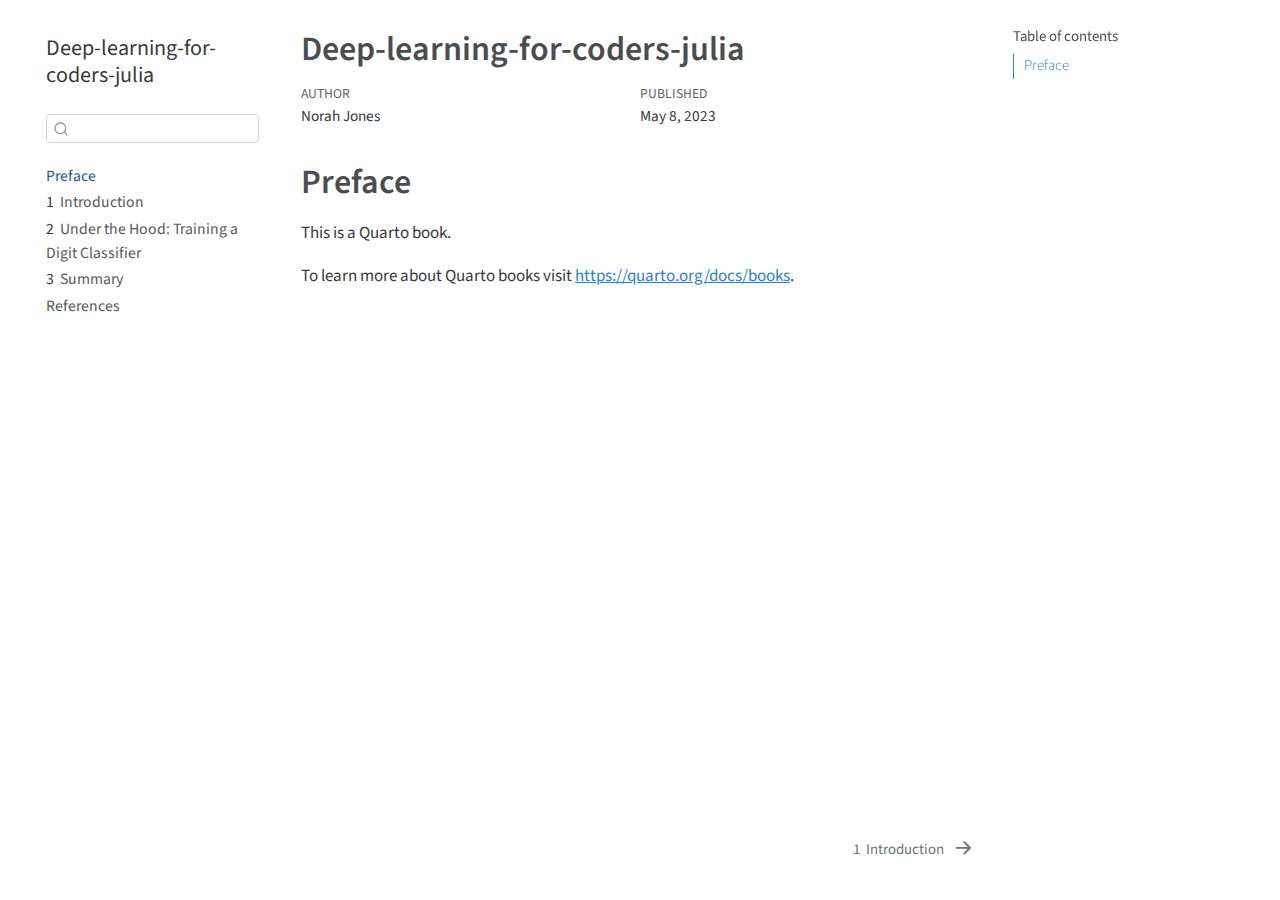
<file: Deep-learning-for-coders-julia/index.html>
<!DOCTYPE html>
<html xmlns="http://www.w3.org/1999/xhtml" lang="en" xml:lang="en"><head>

<meta charset="utf-8">
<meta name="generator" content="quarto-1.3.340">

<meta name="viewport" content="width=device-width, initial-scale=1.0, user-scalable=yes">

<meta name="author" content="Norah Jones">
<meta name="dcterms.date" content="2023-05-08">

<title>Deep-learning-for-coders-julia</title>
<style>
code{white-space: pre-wrap;}
span.smallcaps{font-variant: small-caps;}
div.columns{display: flex; gap: min(4vw, 1.5em);}
div.column{flex: auto; overflow-x: auto;}
div.hanging-indent{margin-left: 1.5em; text-indent: -1.5em;}
ul.task-list{list-style: none;}
ul.task-list li input[type="checkbox"] {
  width: 0.8em;
  margin: 0 0.8em 0.2em -1em; /* quarto-specific, see https://github.com/quarto-dev/quarto-cli/issues/4556 */ 
  vertical-align: middle;
}
</style>


<script src="site_libs/quarto-nav/quarto-nav.js"></script>
<script src="site_libs/quarto-nav/headroom.min.js"></script>
<script src="site_libs/clipboard/clipboard.min.js"></script>
<script src="site_libs/quarto-search/autocomplete.umd.js"></script>
<script src="site_libs/quarto-search/fuse.min.js"></script>
<script src="site_libs/quarto-search/quarto-search.js"></script>
<meta name="quarto:offset" content="./">
<link href="./intro.html" rel="next">
<script src="site_libs/quarto-html/quarto.js"></script>
<script src="site_libs/quarto-html/popper.min.js"></script>
<script src="site_libs/quarto-html/tippy.umd.min.js"></script>
<script src="site_libs/quarto-html/anchor.min.js"></script>
<link href="site_libs/quarto-html/tippy.css" rel="stylesheet">
<link href="site_libs/quarto-html/quarto-syntax-highlighting.css" rel="stylesheet" id="quarto-text-highlighting-styles">
<script src="site_libs/bootstrap/bootstrap.min.js"></script>
<link href="site_libs/bootstrap/bootstrap-icons.css" rel="stylesheet">
<link href="site_libs/bootstrap/bootstrap.min.css" rel="stylesheet" id="quarto-bootstrap" data-mode="light">
<script id="quarto-search-options" type="application/json">{
  "location": "sidebar",
  "copy-button": false,
  "collapse-after": 3,
  "panel-placement": "start",
  "type": "textbox",
  "limit": 20,
  "language": {
    "search-no-results-text": "No results",
    "search-matching-documents-text": "matching documents",
    "search-copy-link-title": "Copy link to search",
    "search-hide-matches-text": "Hide additional matches",
    "search-more-match-text": "more match in this document",
    "search-more-matches-text": "more matches in this document",
    "search-clear-button-title": "Clear",
    "search-detached-cancel-button-title": "Cancel",
    "search-submit-button-title": "Submit"
  }
}</script>


</head>

<body class="nav-sidebar floating">

<div id="quarto-search-results"></div>
  <header id="quarto-header" class="headroom fixed-top">
  <nav class="quarto-secondary-nav">
    <div class="container-fluid d-flex">
      <button type="button" class="quarto-btn-toggle btn" data-bs-toggle="collapse" data-bs-target="#quarto-sidebar,#quarto-sidebar-glass" aria-controls="quarto-sidebar" aria-expanded="false" aria-label="Toggle sidebar navigation" onclick="if (window.quartoToggleHeadroom) { window.quartoToggleHeadroom(); }">
        <i class="bi bi-layout-text-sidebar-reverse"></i>
      </button>
      <nav class="quarto-page-breadcrumbs" aria-label="breadcrumb"><ol class="breadcrumb"><li class="breadcrumb-item"><a href="./index.html">Preface</a></li></ol></nav>
      <a class="flex-grow-1" role="button" data-bs-toggle="collapse" data-bs-target="#quarto-sidebar,#quarto-sidebar-glass" aria-controls="quarto-sidebar" aria-expanded="false" aria-label="Toggle sidebar navigation" onclick="if (window.quartoToggleHeadroom) { window.quartoToggleHeadroom(); }">      
      </a>
      <button type="button" class="btn quarto-search-button" aria-label="Search" onclick="window.quartoOpenSearch();">
        <i class="bi bi-search"></i>
      </button>
    </div>
  </nav>
</header>
<!-- content -->
<div id="quarto-content" class="quarto-container page-columns page-rows-contents page-layout-article">
<!-- sidebar -->
  <nav id="quarto-sidebar" class="sidebar collapse collapse-horizontal sidebar-navigation floating overflow-auto">
    <div class="pt-lg-2 mt-2 text-left sidebar-header">
    <div class="sidebar-title mb-0 py-0">
      <a href="./">Deep-learning-for-coders-julia</a> 
    </div>
      </div>
        <div class="mt-2 flex-shrink-0 align-items-center">
        <div class="sidebar-search">
        <div id="quarto-search" class="" title="Search"></div>
        </div>
        </div>
    <div class="sidebar-menu-container"> 
    <ul class="list-unstyled mt-1">
        <li class="sidebar-item">
  <div class="sidebar-item-container"> 
  <a href="./index.html" class="sidebar-item-text sidebar-link active">
 <span class="menu-text">Preface</span></a>
  </div>
</li>
        <li class="sidebar-item">
  <div class="sidebar-item-container"> 
  <a href="./intro.html" class="sidebar-item-text sidebar-link">
 <span class="menu-text"><span class="chapter-number">1</span>&nbsp; <span class="chapter-title">Introduction</span></span></a>
  </div>
</li>
        <li class="sidebar-item">
  <div class="sidebar-item-container"> 
  <a href="./Chapter_4.html" class="sidebar-item-text sidebar-link">
 <span class="menu-text"><span class="chapter-number">2</span>&nbsp; <span class="chapter-title">Under the Hood: Training a Digit Classifier</span></span></a>
  </div>
</li>
        <li class="sidebar-item">
  <div class="sidebar-item-container"> 
  <a href="./summary.html" class="sidebar-item-text sidebar-link">
 <span class="menu-text"><span class="chapter-number">3</span>&nbsp; <span class="chapter-title">Summary</span></span></a>
  </div>
</li>
        <li class="sidebar-item">
  <div class="sidebar-item-container"> 
  <a href="./references.html" class="sidebar-item-text sidebar-link">
 <span class="menu-text">References</span></a>
  </div>
</li>
    </ul>
    </div>
</nav>
<div id="quarto-sidebar-glass" data-bs-toggle="collapse" data-bs-target="#quarto-sidebar,#quarto-sidebar-glass"></div>
<!-- margin-sidebar -->
    <div id="quarto-margin-sidebar" class="sidebar margin-sidebar">
        <nav id="TOC" role="doc-toc" class="toc-active">
    <h2 id="toc-title">Table of contents</h2>
   
  <ul>
  <li><a href="#preface" id="toc-preface" class="nav-link active" data-scroll-target="#preface">Preface</a></li>
  </ul>
</nav>
    </div>
<!-- main -->
<main class="content" id="quarto-document-content">

<header id="title-block-header" class="quarto-title-block default">
<div class="quarto-title">
<h1 class="title">Deep-learning-for-coders-julia</h1>
</div>



<div class="quarto-title-meta">

    <div>
    <div class="quarto-title-meta-heading">Author</div>
    <div class="quarto-title-meta-contents">
             <p>Norah Jones </p>
          </div>
  </div>
    
    <div>
    <div class="quarto-title-meta-heading">Published</div>
    <div class="quarto-title-meta-contents">
      <p class="date">May 8, 2023</p>
    </div>
  </div>
  
    
  </div>
  

</header>

<section id="preface" class="level1 unnumbered">
<h1 class="unnumbered">Preface</h1>
<p>This is a Quarto book.</p>
<p>To learn more about Quarto books visit <a href="https://quarto.org/docs/books" class="uri">https://quarto.org/docs/books</a>.</p>


</section>

</main> <!-- /main -->
<script id="quarto-html-after-body" type="application/javascript">
window.document.addEventListener("DOMContentLoaded", function (event) {
  const toggleBodyColorMode = (bsSheetEl) => {
    const mode = bsSheetEl.getAttribute("data-mode");
    const bodyEl = window.document.querySelector("body");
    if (mode === "dark") {
      bodyEl.classList.add("quarto-dark");
      bodyEl.classList.remove("quarto-light");
    } else {
      bodyEl.classList.add("quarto-light");
      bodyEl.classList.remove("quarto-dark");
    }
  }
  const toggleBodyColorPrimary = () => {
    const bsSheetEl = window.document.querySelector("link#quarto-bootstrap");
    if (bsSheetEl) {
      toggleBodyColorMode(bsSheetEl);
    }
  }
  toggleBodyColorPrimary();  
  const icon = "";
  const anchorJS = new window.AnchorJS();
  anchorJS.options = {
    placement: 'right',
    icon: icon
  };
  anchorJS.add('.anchored');
  const isCodeAnnotation = (el) => {
    for (const clz of el.classList) {
      if (clz.startsWith('code-annotation-')) {                     
        return true;
      }
    }
    return false;
  }
  const clipboard = new window.ClipboardJS('.code-copy-button', {
    text: function(trigger) {
      const codeEl = trigger.previousElementSibling.cloneNode(true);
      for (const childEl of codeEl.children) {
        if (isCodeAnnotation(childEl)) {
          childEl.remove();
        }
      }
      return codeEl.innerText;
    }
  });
  clipboard.on('success', function(e) {
    // button target
    const button = e.trigger;
    // don't keep focus
    button.blur();
    // flash "checked"
    button.classList.add('code-copy-button-checked');
    var currentTitle = button.getAttribute("title");
    button.setAttribute("title", "Copied!");
    let tooltip;
    if (window.bootstrap) {
      button.setAttribute("data-bs-toggle", "tooltip");
      button.setAttribute("data-bs-placement", "left");
      button.setAttribute("data-bs-title", "Copied!");
      tooltip = new bootstrap.Tooltip(button, 
        { trigger: "manual", 
          customClass: "code-copy-button-tooltip",
          offset: [0, -8]});
      tooltip.show();    
    }
    setTimeout(function() {
      if (tooltip) {
        tooltip.hide();
        button.removeAttribute("data-bs-title");
        button.removeAttribute("data-bs-toggle");
        button.removeAttribute("data-bs-placement");
      }
      button.setAttribute("title", currentTitle);
      button.classList.remove('code-copy-button-checked');
    }, 1000);
    // clear code selection
    e.clearSelection();
  });
  function tippyHover(el, contentFn) {
    const config = {
      allowHTML: true,
      content: contentFn,
      maxWidth: 500,
      delay: 100,
      arrow: false,
      appendTo: function(el) {
          return el.parentElement;
      },
      interactive: true,
      interactiveBorder: 10,
      theme: 'quarto',
      placement: 'bottom-start'
    };
    window.tippy(el, config); 
  }
  const noterefs = window.document.querySelectorAll('a[role="doc-noteref"]');
  for (var i=0; i<noterefs.length; i++) {
    const ref = noterefs[i];
    tippyHover(ref, function() {
      // use id or data attribute instead here
      let href = ref.getAttribute('data-footnote-href') || ref.getAttribute('href');
      try { href = new URL(href).hash; } catch {}
      const id = href.replace(/^#\/?/, "");
      const note = window.document.getElementById(id);
      return note.innerHTML;
    });
  }
      let selectedAnnoteEl;
      const selectorForAnnotation = ( cell, annotation) => {
        let cellAttr = 'data-code-cell="' + cell + '"';
        let lineAttr = 'data-code-annotation="' +  annotation + '"';
        const selector = 'span[' + cellAttr + '][' + lineAttr + ']';
        return selector;
      }
      const selectCodeLines = (annoteEl) => {
        const doc = window.document;
        const targetCell = annoteEl.getAttribute("data-target-cell");
        const targetAnnotation = annoteEl.getAttribute("data-target-annotation");
        const annoteSpan = window.document.querySelector(selectorForAnnotation(targetCell, targetAnnotation));
        const lines = annoteSpan.getAttribute("data-code-lines").split(",");
        const lineIds = lines.map((line) => {
          return targetCell + "-" + line;
        })
        let top = null;
        let height = null;
        let parent = null;
        if (lineIds.length > 0) {
            //compute the position of the single el (top and bottom and make a div)
            const el = window.document.getElementById(lineIds[0]);
            top = el.offsetTop;
            height = el.offsetHeight;
            parent = el.parentElement.parentElement;
          if (lineIds.length > 1) {
            const lastEl = window.document.getElementById(lineIds[lineIds.length - 1]);
            const bottom = lastEl.offsetTop + lastEl.offsetHeight;
            height = bottom - top;
          }
          if (top !== null && height !== null && parent !== null) {
            // cook up a div (if necessary) and position it 
            let div = window.document.getElementById("code-annotation-line-highlight");
            if (div === null) {
              div = window.document.createElement("div");
              div.setAttribute("id", "code-annotation-line-highlight");
              div.style.position = 'absolute';
              parent.appendChild(div);
            }
            div.style.top = top - 2 + "px";
            div.style.height = height + 4 + "px";
            let gutterDiv = window.document.getElementById("code-annotation-line-highlight-gutter");
            if (gutterDiv === null) {
              gutterDiv = window.document.createElement("div");
              gutterDiv.setAttribute("id", "code-annotation-line-highlight-gutter");
              gutterDiv.style.position = 'absolute';
              const codeCell = window.document.getElementById(targetCell);
              const gutter = codeCell.querySelector('.code-annotation-gutter');
              gutter.appendChild(gutterDiv);
            }
            gutterDiv.style.top = top - 2 + "px";
            gutterDiv.style.height = height + 4 + "px";
          }
          selectedAnnoteEl = annoteEl;
        }
      };
      const unselectCodeLines = () => {
        const elementsIds = ["code-annotation-line-highlight", "code-annotation-line-highlight-gutter"];
        elementsIds.forEach((elId) => {
          const div = window.document.getElementById(elId);
          if (div) {
            div.remove();
          }
        });
        selectedAnnoteEl = undefined;
      };
      // Attach click handler to the DT
      const annoteDls = window.document.querySelectorAll('dt[data-target-cell]');
      for (const annoteDlNode of annoteDls) {
        annoteDlNode.addEventListener('click', (event) => {
          const clickedEl = event.target;
          if (clickedEl !== selectedAnnoteEl) {
            unselectCodeLines();
            const activeEl = window.document.querySelector('dt[data-target-cell].code-annotation-active');
            if (activeEl) {
              activeEl.classList.remove('code-annotation-active');
            }
            selectCodeLines(clickedEl);
            clickedEl.classList.add('code-annotation-active');
          } else {
            // Unselect the line
            unselectCodeLines();
            clickedEl.classList.remove('code-annotation-active');
          }
        });
      }
  const findCites = (el) => {
    const parentEl = el.parentElement;
    if (parentEl) {
      const cites = parentEl.dataset.cites;
      if (cites) {
        return {
          el,
          cites: cites.split(' ')
        };
      } else {
        return findCites(el.parentElement)
      }
    } else {
      return undefined;
    }
  };
  var bibliorefs = window.document.querySelectorAll('a[role="doc-biblioref"]');
  for (var i=0; i<bibliorefs.length; i++) {
    const ref = bibliorefs[i];
    const citeInfo = findCites(ref);
    if (citeInfo) {
      tippyHover(citeInfo.el, function() {
        var popup = window.document.createElement('div');
        citeInfo.cites.forEach(function(cite) {
          var citeDiv = window.document.createElement('div');
          citeDiv.classList.add('hanging-indent');
          citeDiv.classList.add('csl-entry');
          var biblioDiv = window.document.getElementById('ref-' + cite);
          if (biblioDiv) {
            citeDiv.innerHTML = biblioDiv.innerHTML;
          }
          popup.appendChild(citeDiv);
        });
        return popup.innerHTML;
      });
    }
  }
});
</script>
<nav class="page-navigation">
  <div class="nav-page nav-page-previous">
  </div>
  <div class="nav-page nav-page-next">
      <a href="./intro.html" class="pagination-link">
        <span class="nav-page-text"><span class="chapter-number">1</span>&nbsp; <span class="chapter-title">Introduction</span></span> <i class="bi bi-arrow-right-short"></i>
      </a>
  </div>
</nav>
</div> <!-- /content -->



</body></html>
</file>
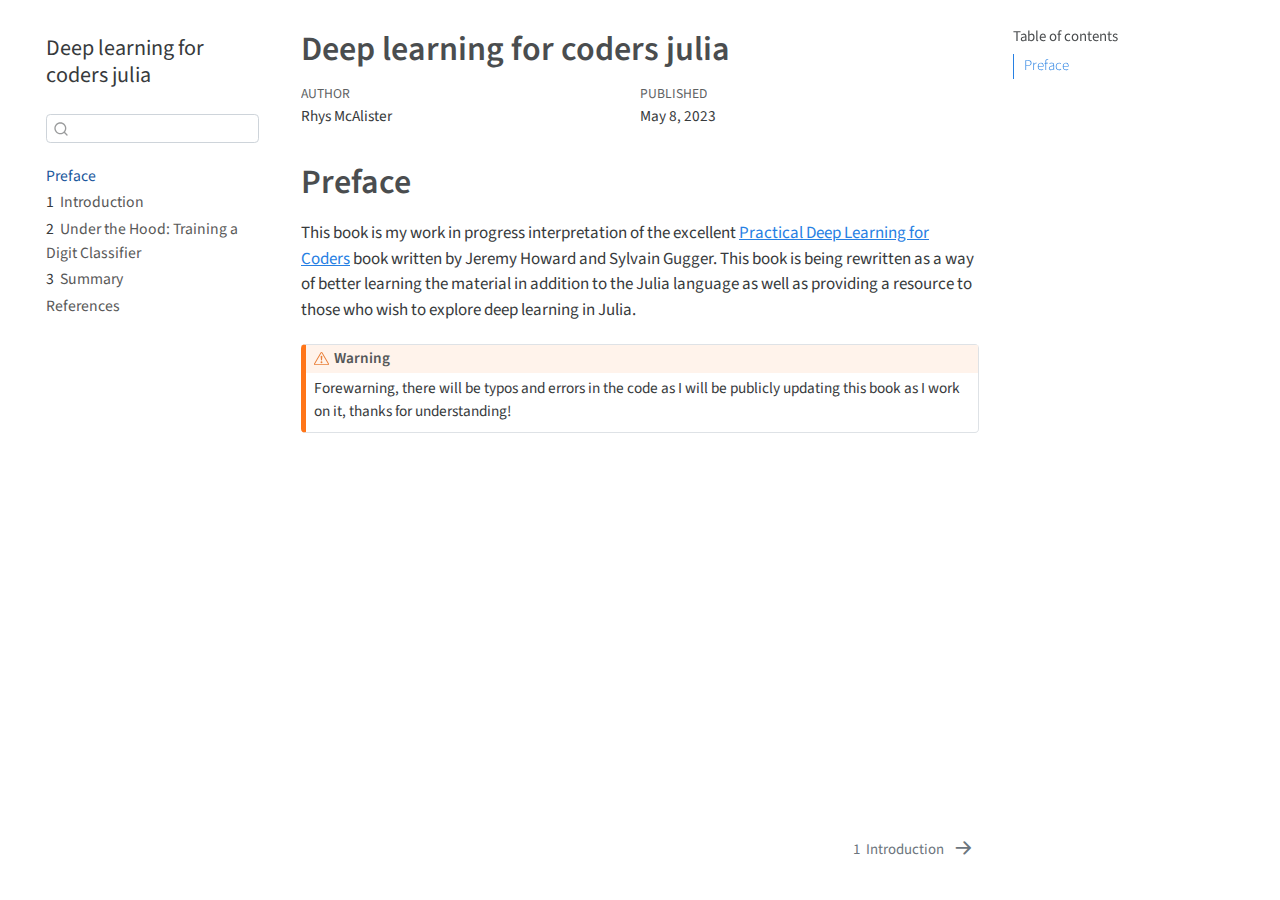
<file: Deep-learning-for-coders-julia/_book/index.html>
<!DOCTYPE html>
<html xmlns="http://www.w3.org/1999/xhtml" lang="en" xml:lang="en"><head>

<meta charset="utf-8">
<meta name="generator" content="quarto-1.3.340">

<meta name="viewport" content="width=device-width, initial-scale=1.0, user-scalable=yes">

<meta name="author" content="Rhys McAlister">
<meta name="dcterms.date" content="2023-05-08">

<title>Deep learning for coders julia</title>
<style>
code{white-space: pre-wrap;}
span.smallcaps{font-variant: small-caps;}
div.columns{display: flex; gap: min(4vw, 1.5em);}
div.column{flex: auto; overflow-x: auto;}
div.hanging-indent{margin-left: 1.5em; text-indent: -1.5em;}
ul.task-list{list-style: none;}
ul.task-list li input[type="checkbox"] {
  width: 0.8em;
  margin: 0 0.8em 0.2em -1em; /* quarto-specific, see https://github.com/quarto-dev/quarto-cli/issues/4556 */ 
  vertical-align: middle;
}
</style>


<script src="site_libs/quarto-nav/quarto-nav.js"></script>
<script src="site_libs/quarto-nav/headroom.min.js"></script>
<script src="site_libs/clipboard/clipboard.min.js"></script>
<script src="site_libs/quarto-search/autocomplete.umd.js"></script>
<script src="site_libs/quarto-search/fuse.min.js"></script>
<script src="site_libs/quarto-search/quarto-search.js"></script>
<meta name="quarto:offset" content="./">
<link href="./intro.html" rel="next">
<script src="site_libs/quarto-html/quarto.js"></script>
<script src="site_libs/quarto-html/popper.min.js"></script>
<script src="site_libs/quarto-html/tippy.umd.min.js"></script>
<script src="site_libs/quarto-html/anchor.min.js"></script>
<link href="site_libs/quarto-html/tippy.css" rel="stylesheet">
<link href="site_libs/quarto-html/quarto-syntax-highlighting.css" rel="stylesheet" id="quarto-text-highlighting-styles">
<script src="site_libs/bootstrap/bootstrap.min.js"></script>
<link href="site_libs/bootstrap/bootstrap-icons.css" rel="stylesheet">
<link href="site_libs/bootstrap/bootstrap.min.css" rel="stylesheet" id="quarto-bootstrap" data-mode="light">
<script id="quarto-search-options" type="application/json">{
  "location": "sidebar",
  "copy-button": false,
  "collapse-after": 3,
  "panel-placement": "start",
  "type": "textbox",
  "limit": 20,
  "language": {
    "search-no-results-text": "No results",
    "search-matching-documents-text": "matching documents",
    "search-copy-link-title": "Copy link to search",
    "search-hide-matches-text": "Hide additional matches",
    "search-more-match-text": "more match in this document",
    "search-more-matches-text": "more matches in this document",
    "search-clear-button-title": "Clear",
    "search-detached-cancel-button-title": "Cancel",
    "search-submit-button-title": "Submit"
  }
}</script>


</head>

<body class="nav-sidebar floating">

<div id="quarto-search-results"></div>
  <header id="quarto-header" class="headroom fixed-top">
  <nav class="quarto-secondary-nav">
    <div class="container-fluid d-flex">
      <button type="button" class="quarto-btn-toggle btn" data-bs-toggle="collapse" data-bs-target="#quarto-sidebar,#quarto-sidebar-glass" aria-controls="quarto-sidebar" aria-expanded="false" aria-label="Toggle sidebar navigation" onclick="if (window.quartoToggleHeadroom) { window.quartoToggleHeadroom(); }">
        <i class="bi bi-layout-text-sidebar-reverse"></i>
      </button>
      <nav class="quarto-page-breadcrumbs" aria-label="breadcrumb"><ol class="breadcrumb"><li class="breadcrumb-item"><a href="./index.html">Preface</a></li></ol></nav>
      <a class="flex-grow-1" role="button" data-bs-toggle="collapse" data-bs-target="#quarto-sidebar,#quarto-sidebar-glass" aria-controls="quarto-sidebar" aria-expanded="false" aria-label="Toggle sidebar navigation" onclick="if (window.quartoToggleHeadroom) { window.quartoToggleHeadroom(); }">      
      </a>
      <button type="button" class="btn quarto-search-button" aria-label="Search" onclick="window.quartoOpenSearch();">
        <i class="bi bi-search"></i>
      </button>
    </div>
  </nav>
</header>
<!-- content -->
<div id="quarto-content" class="quarto-container page-columns page-rows-contents page-layout-article">
<!-- sidebar -->
  <nav id="quarto-sidebar" class="sidebar collapse collapse-horizontal sidebar-navigation floating overflow-auto">
    <div class="pt-lg-2 mt-2 text-left sidebar-header">
    <div class="sidebar-title mb-0 py-0">
      <a href="./">Deep learning for coders julia</a> 
    </div>
      </div>
        <div class="mt-2 flex-shrink-0 align-items-center">
        <div class="sidebar-search">
        <div id="quarto-search" class="" title="Search"></div>
        </div>
        </div>
    <div class="sidebar-menu-container"> 
    <ul class="list-unstyled mt-1">
        <li class="sidebar-item">
  <div class="sidebar-item-container"> 
  <a href="./index.html" class="sidebar-item-text sidebar-link active">
 <span class="menu-text">Preface</span></a>
  </div>
</li>
        <li class="sidebar-item">
  <div class="sidebar-item-container"> 
  <a href="./intro.html" class="sidebar-item-text sidebar-link">
 <span class="menu-text"><span class="chapter-number">1</span>&nbsp; <span class="chapter-title">Introduction</span></span></a>
  </div>
</li>
        <li class="sidebar-item">
  <div class="sidebar-item-container"> 
  <a href="./Chapter_4.html" class="sidebar-item-text sidebar-link">
 <span class="menu-text"><span class="chapter-number">2</span>&nbsp; <span class="chapter-title">Under the Hood: Training a Digit Classifier</span></span></a>
  </div>
</li>
        <li class="sidebar-item">
  <div class="sidebar-item-container"> 
  <a href="./summary.html" class="sidebar-item-text sidebar-link">
 <span class="menu-text"><span class="chapter-number">3</span>&nbsp; <span class="chapter-title">Summary</span></span></a>
  </div>
</li>
        <li class="sidebar-item">
  <div class="sidebar-item-container"> 
  <a href="./references.html" class="sidebar-item-text sidebar-link">
 <span class="menu-text">References</span></a>
  </div>
</li>
    </ul>
    </div>
</nav>
<div id="quarto-sidebar-glass" data-bs-toggle="collapse" data-bs-target="#quarto-sidebar,#quarto-sidebar-glass"></div>
<!-- margin-sidebar -->
    <div id="quarto-margin-sidebar" class="sidebar margin-sidebar">
        <nav id="TOC" role="doc-toc" class="toc-active">
    <h2 id="toc-title">Table of contents</h2>
   
  <ul>
  <li><a href="#preface" id="toc-preface" class="nav-link active" data-scroll-target="#preface">Preface</a></li>
  </ul>
</nav>
    </div>
<!-- main -->
<main class="content" id="quarto-document-content">

<header id="title-block-header" class="quarto-title-block default">
<div class="quarto-title">
<h1 class="title">Deep learning for coders julia</h1>
</div>



<div class="quarto-title-meta">

    <div>
    <div class="quarto-title-meta-heading">Author</div>
    <div class="quarto-title-meta-contents">
             <p>Rhys McAlister </p>
          </div>
  </div>
    
    <div>
    <div class="quarto-title-meta-heading">Published</div>
    <div class="quarto-title-meta-contents">
      <p class="date">May 8, 2023</p>
    </div>
  </div>
  
    
  </div>
  

</header>

<section id="preface" class="level1 unnumbered">
<h1 class="unnumbered">Preface</h1>
<p>This book is my work in progress interpretation of the excellent <a href="https://course.fast.ai/">Practical Deep Learning for Coders</a> book written by Jeremy Howard and Sylvain Gugger. This book is being rewritten as a way of better learning the material in addition to the Julia language as well as providing a resource to those who wish to explore deep learning in Julia.</p>
<div class="callout callout-style-default callout-warning callout-titled">
<div class="callout-header d-flex align-content-center">
<div class="callout-icon-container">
<i class="callout-icon"></i>
</div>
<div class="callout-title-container flex-fill">
Warning
</div>
</div>
<div class="callout-body-container callout-body">
<p>Forewarning, there will be typos and errors in the code as I will be publicly updating this book as I work on it, thanks for understanding!</p>
</div>
</div>


</section>

</main> <!-- /main -->
<script id="quarto-html-after-body" type="application/javascript">
window.document.addEventListener("DOMContentLoaded", function (event) {
  const toggleBodyColorMode = (bsSheetEl) => {
    const mode = bsSheetEl.getAttribute("data-mode");
    const bodyEl = window.document.querySelector("body");
    if (mode === "dark") {
      bodyEl.classList.add("quarto-dark");
      bodyEl.classList.remove("quarto-light");
    } else {
      bodyEl.classList.add("quarto-light");
      bodyEl.classList.remove("quarto-dark");
    }
  }
  const toggleBodyColorPrimary = () => {
    const bsSheetEl = window.document.querySelector("link#quarto-bootstrap");
    if (bsSheetEl) {
      toggleBodyColorMode(bsSheetEl);
    }
  }
  toggleBodyColorPrimary();  
  const icon = "";
  const anchorJS = new window.AnchorJS();
  anchorJS.options = {
    placement: 'right',
    icon: icon
  };
  anchorJS.add('.anchored');
  const isCodeAnnotation = (el) => {
    for (const clz of el.classList) {
      if (clz.startsWith('code-annotation-')) {                     
        return true;
      }
    }
    return false;
  }
  const clipboard = new window.ClipboardJS('.code-copy-button', {
    text: function(trigger) {
      const codeEl = trigger.previousElementSibling.cloneNode(true);
      for (const childEl of codeEl.children) {
        if (isCodeAnnotation(childEl)) {
          childEl.remove();
        }
      }
      return codeEl.innerText;
    }
  });
  clipboard.on('success', function(e) {
    // button target
    const button = e.trigger;
    // don't keep focus
    button.blur();
    // flash "checked"
    button.classList.add('code-copy-button-checked');
    var currentTitle = button.getAttribute("title");
    button.setAttribute("title", "Copied!");
    let tooltip;
    if (window.bootstrap) {
      button.setAttribute("data-bs-toggle", "tooltip");
      button.setAttribute("data-bs-placement", "left");
      button.setAttribute("data-bs-title", "Copied!");
      tooltip = new bootstrap.Tooltip(button, 
        { trigger: "manual", 
          customClass: "code-copy-button-tooltip",
          offset: [0, -8]});
      tooltip.show();    
    }
    setTimeout(function() {
      if (tooltip) {
        tooltip.hide();
        button.removeAttribute("data-bs-title");
        button.removeAttribute("data-bs-toggle");
        button.removeAttribute("data-bs-placement");
      }
      button.setAttribute("title", currentTitle);
      button.classList.remove('code-copy-button-checked');
    }, 1000);
    // clear code selection
    e.clearSelection();
  });
  function tippyHover(el, contentFn) {
    const config = {
      allowHTML: true,
      content: contentFn,
      maxWidth: 500,
      delay: 100,
      arrow: false,
      appendTo: function(el) {
          return el.parentElement;
      },
      interactive: true,
      interactiveBorder: 10,
      theme: 'quarto',
      placement: 'bottom-start'
    };
    window.tippy(el, config); 
  }
  const noterefs = window.document.querySelectorAll('a[role="doc-noteref"]');
  for (var i=0; i<noterefs.length; i++) {
    const ref = noterefs[i];
    tippyHover(ref, function() {
      // use id or data attribute instead here
      let href = ref.getAttribute('data-footnote-href') || ref.getAttribute('href');
      try { href = new URL(href).hash; } catch {}
      const id = href.replace(/^#\/?/, "");
      const note = window.document.getElementById(id);
      return note.innerHTML;
    });
  }
      let selectedAnnoteEl;
      const selectorForAnnotation = ( cell, annotation) => {
        let cellAttr = 'data-code-cell="' + cell + '"';
        let lineAttr = 'data-code-annotation="' +  annotation + '"';
        const selector = 'span[' + cellAttr + '][' + lineAttr + ']';
        return selector;
      }
      const selectCodeLines = (annoteEl) => {
        const doc = window.document;
        const targetCell = annoteEl.getAttribute("data-target-cell");
        const targetAnnotation = annoteEl.getAttribute("data-target-annotation");
        const annoteSpan = window.document.querySelector(selectorForAnnotation(targetCell, targetAnnotation));
        const lines = annoteSpan.getAttribute("data-code-lines").split(",");
        const lineIds = lines.map((line) => {
          return targetCell + "-" + line;
        })
        let top = null;
        let height = null;
        let parent = null;
        if (lineIds.length > 0) {
            //compute the position of the single el (top and bottom and make a div)
            const el = window.document.getElementById(lineIds[0]);
            top = el.offsetTop;
            height = el.offsetHeight;
            parent = el.parentElement.parentElement;
          if (lineIds.length > 1) {
            const lastEl = window.document.getElementById(lineIds[lineIds.length - 1]);
            const bottom = lastEl.offsetTop + lastEl.offsetHeight;
            height = bottom - top;
          }
          if (top !== null && height !== null && parent !== null) {
            // cook up a div (if necessary) and position it 
            let div = window.document.getElementById("code-annotation-line-highlight");
            if (div === null) {
              div = window.document.createElement("div");
              div.setAttribute("id", "code-annotation-line-highlight");
              div.style.position = 'absolute';
              parent.appendChild(div);
            }
            div.style.top = top - 2 + "px";
            div.style.height = height + 4 + "px";
            let gutterDiv = window.document.getElementById("code-annotation-line-highlight-gutter");
            if (gutterDiv === null) {
              gutterDiv = window.document.createElement("div");
              gutterDiv.setAttribute("id", "code-annotation-line-highlight-gutter");
              gutterDiv.style.position = 'absolute';
              const codeCell = window.document.getElementById(targetCell);
              const gutter = codeCell.querySelector('.code-annotation-gutter');
              gutter.appendChild(gutterDiv);
            }
            gutterDiv.style.top = top - 2 + "px";
            gutterDiv.style.height = height + 4 + "px";
          }
          selectedAnnoteEl = annoteEl;
        }
      };
      const unselectCodeLines = () => {
        const elementsIds = ["code-annotation-line-highlight", "code-annotation-line-highlight-gutter"];
        elementsIds.forEach((elId) => {
          const div = window.document.getElementById(elId);
          if (div) {
            div.remove();
          }
        });
        selectedAnnoteEl = undefined;
      };
      // Attach click handler to the DT
      const annoteDls = window.document.querySelectorAll('dt[data-target-cell]');
      for (const annoteDlNode of annoteDls) {
        annoteDlNode.addEventListener('click', (event) => {
          const clickedEl = event.target;
          if (clickedEl !== selectedAnnoteEl) {
            unselectCodeLines();
            const activeEl = window.document.querySelector('dt[data-target-cell].code-annotation-active');
            if (activeEl) {
              activeEl.classList.remove('code-annotation-active');
            }
            selectCodeLines(clickedEl);
            clickedEl.classList.add('code-annotation-active');
          } else {
            // Unselect the line
            unselectCodeLines();
            clickedEl.classList.remove('code-annotation-active');
          }
        });
      }
  const findCites = (el) => {
    const parentEl = el.parentElement;
    if (parentEl) {
      const cites = parentEl.dataset.cites;
      if (cites) {
        return {
          el,
          cites: cites.split(' ')
        };
      } else {
        return findCites(el.parentElement)
      }
    } else {
      return undefined;
    }
  };
  var bibliorefs = window.document.querySelectorAll('a[role="doc-biblioref"]');
  for (var i=0; i<bibliorefs.length; i++) {
    const ref = bibliorefs[i];
    const citeInfo = findCites(ref);
    if (citeInfo) {
      tippyHover(citeInfo.el, function() {
        var popup = window.document.createElement('div');
        citeInfo.cites.forEach(function(cite) {
          var citeDiv = window.document.createElement('div');
          citeDiv.classList.add('hanging-indent');
          citeDiv.classList.add('csl-entry');
          var biblioDiv = window.document.getElementById('ref-' + cite);
          if (biblioDiv) {
            citeDiv.innerHTML = biblioDiv.innerHTML;
          }
          popup.appendChild(citeDiv);
        });
        return popup.innerHTML;
      });
    }
  }
});
</script>
<nav class="page-navigation">
  <div class="nav-page nav-page-previous">
  </div>
  <div class="nav-page nav-page-next">
      <a href="./intro.html" class="pagination-link">
        <span class="nav-page-text"><span class="chapter-number">1</span>&nbsp; <span class="chapter-title">Introduction</span></span> <i class="bi bi-arrow-right-short"></i>
      </a>
  </div>
</nav>
</div> <!-- /content -->



</body></html>
</file>
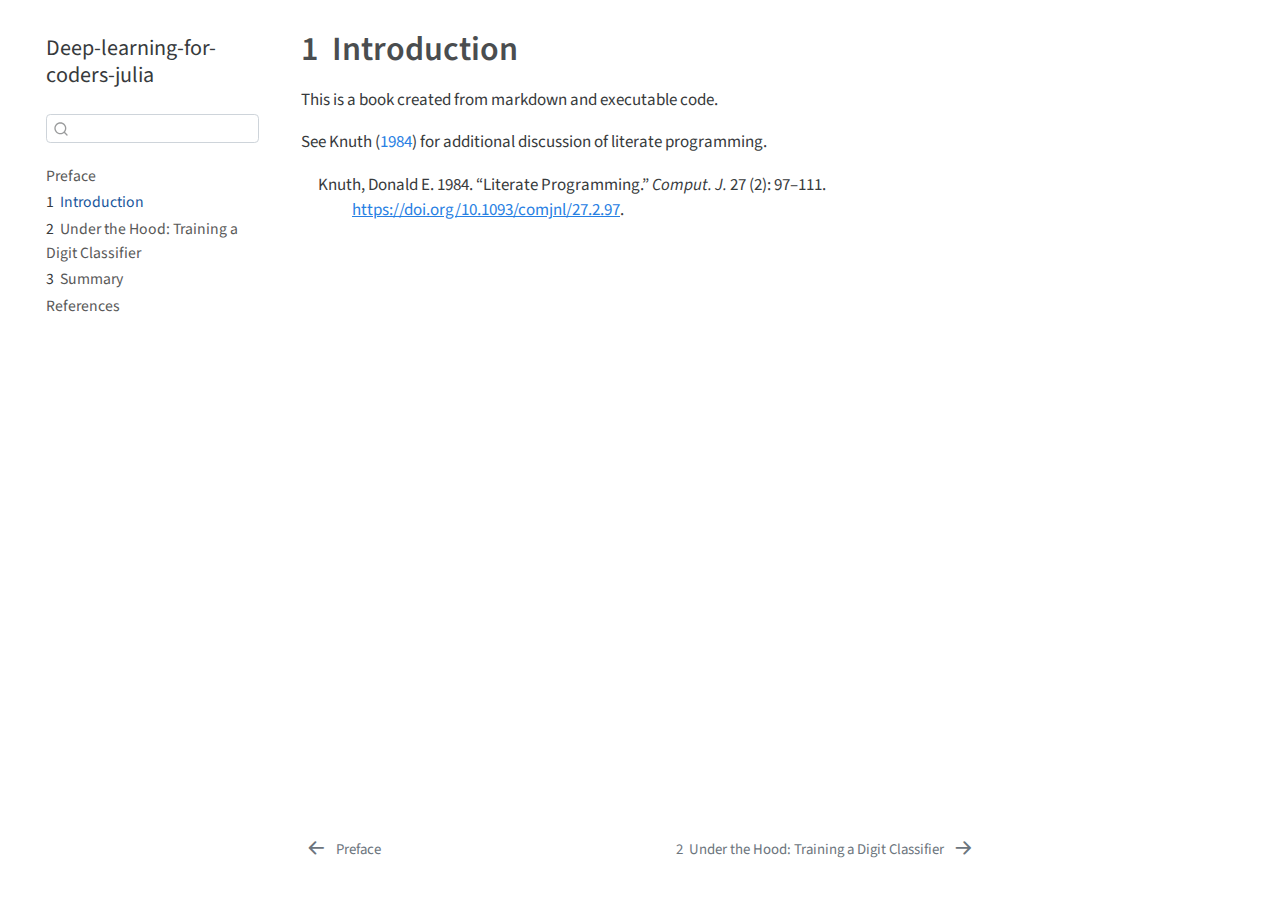
<file: Deep-learning-for-coders-julia/intro.html>
<!DOCTYPE html>
<html xmlns="http://www.w3.org/1999/xhtml" lang="en" xml:lang="en"><head>

<meta charset="utf-8">
<meta name="generator" content="quarto-1.3.340">

<meta name="viewport" content="width=device-width, initial-scale=1.0, user-scalable=yes">


<title>Deep-learning-for-coders-julia - 1&nbsp; Introduction</title>
<style>
code{white-space: pre-wrap;}
span.smallcaps{font-variant: small-caps;}
div.columns{display: flex; gap: min(4vw, 1.5em);}
div.column{flex: auto; overflow-x: auto;}
div.hanging-indent{margin-left: 1.5em; text-indent: -1.5em;}
ul.task-list{list-style: none;}
ul.task-list li input[type="checkbox"] {
  width: 0.8em;
  margin: 0 0.8em 0.2em -1em; /* quarto-specific, see https://github.com/quarto-dev/quarto-cli/issues/4556 */ 
  vertical-align: middle;
}
/* CSS for citations */
div.csl-bib-body { }
div.csl-entry {
  clear: both;
}
.hanging-indent div.csl-entry {
  margin-left:2em;
  text-indent:-2em;
}
div.csl-left-margin {
  min-width:2em;
  float:left;
}
div.csl-right-inline {
  margin-left:2em;
  padding-left:1em;
}
div.csl-indent {
  margin-left: 2em;
}</style>


<script src="site_libs/quarto-nav/quarto-nav.js"></script>
<script src="site_libs/quarto-nav/headroom.min.js"></script>
<script src="site_libs/clipboard/clipboard.min.js"></script>
<script src="site_libs/quarto-search/autocomplete.umd.js"></script>
<script src="site_libs/quarto-search/fuse.min.js"></script>
<script src="site_libs/quarto-search/quarto-search.js"></script>
<meta name="quarto:offset" content="./">
<link href="./Chapter_4.html" rel="next">
<link href="./index.html" rel="prev">
<script src="site_libs/quarto-html/quarto.js"></script>
<script src="site_libs/quarto-html/popper.min.js"></script>
<script src="site_libs/quarto-html/tippy.umd.min.js"></script>
<script src="site_libs/quarto-html/anchor.min.js"></script>
<link href="site_libs/quarto-html/tippy.css" rel="stylesheet">
<link href="site_libs/quarto-html/quarto-syntax-highlighting.css" rel="stylesheet" id="quarto-text-highlighting-styles">
<script src="site_libs/bootstrap/bootstrap.min.js"></script>
<link href="site_libs/bootstrap/bootstrap-icons.css" rel="stylesheet">
<link href="site_libs/bootstrap/bootstrap.min.css" rel="stylesheet" id="quarto-bootstrap" data-mode="light">
<script id="quarto-search-options" type="application/json">{
  "location": "sidebar",
  "copy-button": false,
  "collapse-after": 3,
  "panel-placement": "start",
  "type": "textbox",
  "limit": 20,
  "language": {
    "search-no-results-text": "No results",
    "search-matching-documents-text": "matching documents",
    "search-copy-link-title": "Copy link to search",
    "search-hide-matches-text": "Hide additional matches",
    "search-more-match-text": "more match in this document",
    "search-more-matches-text": "more matches in this document",
    "search-clear-button-title": "Clear",
    "search-detached-cancel-button-title": "Cancel",
    "search-submit-button-title": "Submit"
  }
}</script>


</head>

<body class="nav-sidebar floating">

<div id="quarto-search-results"></div>
  <header id="quarto-header" class="headroom fixed-top">
  <nav class="quarto-secondary-nav">
    <div class="container-fluid d-flex">
      <button type="button" class="quarto-btn-toggle btn" data-bs-toggle="collapse" data-bs-target="#quarto-sidebar,#quarto-sidebar-glass" aria-controls="quarto-sidebar" aria-expanded="false" aria-label="Toggle sidebar navigation" onclick="if (window.quartoToggleHeadroom) { window.quartoToggleHeadroom(); }">
        <i class="bi bi-layout-text-sidebar-reverse"></i>
      </button>
      <nav class="quarto-page-breadcrumbs" aria-label="breadcrumb"><ol class="breadcrumb"><li class="breadcrumb-item"><a href="./intro.html"><span class="chapter-number">1</span>&nbsp; <span class="chapter-title">Introduction</span></a></li></ol></nav>
      <a class="flex-grow-1" role="button" data-bs-toggle="collapse" data-bs-target="#quarto-sidebar,#quarto-sidebar-glass" aria-controls="quarto-sidebar" aria-expanded="false" aria-label="Toggle sidebar navigation" onclick="if (window.quartoToggleHeadroom) { window.quartoToggleHeadroom(); }">      
      </a>
      <button type="button" class="btn quarto-search-button" aria-label="Search" onclick="window.quartoOpenSearch();">
        <i class="bi bi-search"></i>
      </button>
    </div>
  </nav>
</header>
<!-- content -->
<div id="quarto-content" class="quarto-container page-columns page-rows-contents page-layout-article">
<!-- sidebar -->
  <nav id="quarto-sidebar" class="sidebar collapse collapse-horizontal sidebar-navigation floating overflow-auto">
    <div class="pt-lg-2 mt-2 text-left sidebar-header">
    <div class="sidebar-title mb-0 py-0">
      <a href="./">Deep-learning-for-coders-julia</a> 
    </div>
      </div>
        <div class="mt-2 flex-shrink-0 align-items-center">
        <div class="sidebar-search">
        <div id="quarto-search" class="" title="Search"></div>
        </div>
        </div>
    <div class="sidebar-menu-container"> 
    <ul class="list-unstyled mt-1">
        <li class="sidebar-item">
  <div class="sidebar-item-container"> 
  <a href="./index.html" class="sidebar-item-text sidebar-link">
 <span class="menu-text">Preface</span></a>
  </div>
</li>
        <li class="sidebar-item">
  <div class="sidebar-item-container"> 
  <a href="./intro.html" class="sidebar-item-text sidebar-link active">
 <span class="menu-text"><span class="chapter-number">1</span>&nbsp; <span class="chapter-title">Introduction</span></span></a>
  </div>
</li>
        <li class="sidebar-item">
  <div class="sidebar-item-container"> 
  <a href="./Chapter_4.html" class="sidebar-item-text sidebar-link">
 <span class="menu-text"><span class="chapter-number">2</span>&nbsp; <span class="chapter-title">Under the Hood: Training a Digit Classifier</span></span></a>
  </div>
</li>
        <li class="sidebar-item">
  <div class="sidebar-item-container"> 
  <a href="./summary.html" class="sidebar-item-text sidebar-link">
 <span class="menu-text"><span class="chapter-number">3</span>&nbsp; <span class="chapter-title">Summary</span></span></a>
  </div>
</li>
        <li class="sidebar-item">
  <div class="sidebar-item-container"> 
  <a href="./references.html" class="sidebar-item-text sidebar-link">
 <span class="menu-text">References</span></a>
  </div>
</li>
    </ul>
    </div>
</nav>
<div id="quarto-sidebar-glass" data-bs-toggle="collapse" data-bs-target="#quarto-sidebar,#quarto-sidebar-glass"></div>
<!-- margin-sidebar -->
    <div id="quarto-margin-sidebar" class="sidebar margin-sidebar">
        
    </div>
<!-- main -->
<main class="content" id="quarto-document-content">

<header id="title-block-header" class="quarto-title-block default">
<div class="quarto-title">
<h1 class="title"><span class="chapter-number">1</span>&nbsp; <span class="chapter-title">Introduction</span></h1>
</div>



<div class="quarto-title-meta">

    
  
    
  </div>
  

</header>

<p>This is a book created from markdown and executable code.</p>
<p>See <span class="citation" data-cites="knuth84">Knuth (<a href="#ref-knuth84" role="doc-biblioref">1984</a>)</span> for additional discussion of literate programming.</p>


<div id="refs" class="references csl-bib-body hanging-indent" role="list">
<div id="ref-knuth84" class="csl-entry" role="listitem">
Knuth, Donald E. 1984. <span>“Literate Programming.”</span> <em>Comput. J.</em> 27 (2): 97–111. <a href="https://doi.org/10.1093/comjnl/27.2.97">https://doi.org/10.1093/comjnl/27.2.97</a>.
</div>
</div>

</main> <!-- /main -->
<script id="quarto-html-after-body" type="application/javascript">
window.document.addEventListener("DOMContentLoaded", function (event) {
  const toggleBodyColorMode = (bsSheetEl) => {
    const mode = bsSheetEl.getAttribute("data-mode");
    const bodyEl = window.document.querySelector("body");
    if (mode === "dark") {
      bodyEl.classList.add("quarto-dark");
      bodyEl.classList.remove("quarto-light");
    } else {
      bodyEl.classList.add("quarto-light");
      bodyEl.classList.remove("quarto-dark");
    }
  }
  const toggleBodyColorPrimary = () => {
    const bsSheetEl = window.document.querySelector("link#quarto-bootstrap");
    if (bsSheetEl) {
      toggleBodyColorMode(bsSheetEl);
    }
  }
  toggleBodyColorPrimary();  
  const icon = "";
  const anchorJS = new window.AnchorJS();
  anchorJS.options = {
    placement: 'right',
    icon: icon
  };
  anchorJS.add('.anchored');
  const isCodeAnnotation = (el) => {
    for (const clz of el.classList) {
      if (clz.startsWith('code-annotation-')) {                     
        return true;
      }
    }
    return false;
  }
  const clipboard = new window.ClipboardJS('.code-copy-button', {
    text: function(trigger) {
      const codeEl = trigger.previousElementSibling.cloneNode(true);
      for (const childEl of codeEl.children) {
        if (isCodeAnnotation(childEl)) {
          childEl.remove();
        }
      }
      return codeEl.innerText;
    }
  });
  clipboard.on('success', function(e) {
    // button target
    const button = e.trigger;
    // don't keep focus
    button.blur();
    // flash "checked"
    button.classList.add('code-copy-button-checked');
    var currentTitle = button.getAttribute("title");
    button.setAttribute("title", "Copied!");
    let tooltip;
    if (window.bootstrap) {
      button.setAttribute("data-bs-toggle", "tooltip");
      button.setAttribute("data-bs-placement", "left");
      button.setAttribute("data-bs-title", "Copied!");
      tooltip = new bootstrap.Tooltip(button, 
        { trigger: "manual", 
          customClass: "code-copy-button-tooltip",
          offset: [0, -8]});
      tooltip.show();    
    }
    setTimeout(function() {
      if (tooltip) {
        tooltip.hide();
        button.removeAttribute("data-bs-title");
        button.removeAttribute("data-bs-toggle");
        button.removeAttribute("data-bs-placement");
      }
      button.setAttribute("title", currentTitle);
      button.classList.remove('code-copy-button-checked');
    }, 1000);
    // clear code selection
    e.clearSelection();
  });
  function tippyHover(el, contentFn) {
    const config = {
      allowHTML: true,
      content: contentFn,
      maxWidth: 500,
      delay: 100,
      arrow: false,
      appendTo: function(el) {
          return el.parentElement;
      },
      interactive: true,
      interactiveBorder: 10,
      theme: 'quarto',
      placement: 'bottom-start'
    };
    window.tippy(el, config); 
  }
  const noterefs = window.document.querySelectorAll('a[role="doc-noteref"]');
  for (var i=0; i<noterefs.length; i++) {
    const ref = noterefs[i];
    tippyHover(ref, function() {
      // use id or data attribute instead here
      let href = ref.getAttribute('data-footnote-href') || ref.getAttribute('href');
      try { href = new URL(href).hash; } catch {}
      const id = href.replace(/^#\/?/, "");
      const note = window.document.getElementById(id);
      return note.innerHTML;
    });
  }
      let selectedAnnoteEl;
      const selectorForAnnotation = ( cell, annotation) => {
        let cellAttr = 'data-code-cell="' + cell + '"';
        let lineAttr = 'data-code-annotation="' +  annotation + '"';
        const selector = 'span[' + cellAttr + '][' + lineAttr + ']';
        return selector;
      }
      const selectCodeLines = (annoteEl) => {
        const doc = window.document;
        const targetCell = annoteEl.getAttribute("data-target-cell");
        const targetAnnotation = annoteEl.getAttribute("data-target-annotation");
        const annoteSpan = window.document.querySelector(selectorForAnnotation(targetCell, targetAnnotation));
        const lines = annoteSpan.getAttribute("data-code-lines").split(",");
        const lineIds = lines.map((line) => {
          return targetCell + "-" + line;
        })
        let top = null;
        let height = null;
        let parent = null;
        if (lineIds.length > 0) {
            //compute the position of the single el (top and bottom and make a div)
            const el = window.document.getElementById(lineIds[0]);
            top = el.offsetTop;
            height = el.offsetHeight;
            parent = el.parentElement.parentElement;
          if (lineIds.length > 1) {
            const lastEl = window.document.getElementById(lineIds[lineIds.length - 1]);
            const bottom = lastEl.offsetTop + lastEl.offsetHeight;
            height = bottom - top;
          }
          if (top !== null && height !== null && parent !== null) {
            // cook up a div (if necessary) and position it 
            let div = window.document.getElementById("code-annotation-line-highlight");
            if (div === null) {
              div = window.document.createElement("div");
              div.setAttribute("id", "code-annotation-line-highlight");
              div.style.position = 'absolute';
              parent.appendChild(div);
            }
            div.style.top = top - 2 + "px";
            div.style.height = height + 4 + "px";
            let gutterDiv = window.document.getElementById("code-annotation-line-highlight-gutter");
            if (gutterDiv === null) {
              gutterDiv = window.document.createElement("div");
              gutterDiv.setAttribute("id", "code-annotation-line-highlight-gutter");
              gutterDiv.style.position = 'absolute';
              const codeCell = window.document.getElementById(targetCell);
              const gutter = codeCell.querySelector('.code-annotation-gutter');
              gutter.appendChild(gutterDiv);
            }
            gutterDiv.style.top = top - 2 + "px";
            gutterDiv.style.height = height + 4 + "px";
          }
          selectedAnnoteEl = annoteEl;
        }
      };
      const unselectCodeLines = () => {
        const elementsIds = ["code-annotation-line-highlight", "code-annotation-line-highlight-gutter"];
        elementsIds.forEach((elId) => {
          const div = window.document.getElementById(elId);
          if (div) {
            div.remove();
          }
        });
        selectedAnnoteEl = undefined;
      };
      // Attach click handler to the DT
      const annoteDls = window.document.querySelectorAll('dt[data-target-cell]');
      for (const annoteDlNode of annoteDls) {
        annoteDlNode.addEventListener('click', (event) => {
          const clickedEl = event.target;
          if (clickedEl !== selectedAnnoteEl) {
            unselectCodeLines();
            const activeEl = window.document.querySelector('dt[data-target-cell].code-annotation-active');
            if (activeEl) {
              activeEl.classList.remove('code-annotation-active');
            }
            selectCodeLines(clickedEl);
            clickedEl.classList.add('code-annotation-active');
          } else {
            // Unselect the line
            unselectCodeLines();
            clickedEl.classList.remove('code-annotation-active');
          }
        });
      }
  const findCites = (el) => {
    const parentEl = el.parentElement;
    if (parentEl) {
      const cites = parentEl.dataset.cites;
      if (cites) {
        return {
          el,
          cites: cites.split(' ')
        };
      } else {
        return findCites(el.parentElement)
      }
    } else {
      return undefined;
    }
  };
  var bibliorefs = window.document.querySelectorAll('a[role="doc-biblioref"]');
  for (var i=0; i<bibliorefs.length; i++) {
    const ref = bibliorefs[i];
    const citeInfo = findCites(ref);
    if (citeInfo) {
      tippyHover(citeInfo.el, function() {
        var popup = window.document.createElement('div');
        citeInfo.cites.forEach(function(cite) {
          var citeDiv = window.document.createElement('div');
          citeDiv.classList.add('hanging-indent');
          citeDiv.classList.add('csl-entry');
          var biblioDiv = window.document.getElementById('ref-' + cite);
          if (biblioDiv) {
            citeDiv.innerHTML = biblioDiv.innerHTML;
          }
          popup.appendChild(citeDiv);
        });
        return popup.innerHTML;
      });
    }
  }
});
</script>
<nav class="page-navigation">
  <div class="nav-page nav-page-previous">
      <a href="./index.html" class="pagination-link">
        <i class="bi bi-arrow-left-short"></i> <span class="nav-page-text">Preface</span>
      </a>          
  </div>
  <div class="nav-page nav-page-next">
      <a href="./Chapter_4.html" class="pagination-link">
        <span class="nav-page-text"><span class="chapter-number">2</span>&nbsp; <span class="chapter-title">Under the Hood: Training a Digit Classifier</span></span> <i class="bi bi-arrow-right-short"></i>
      </a>
  </div>
</nav>
</div> <!-- /content -->



</body></html>
</file>
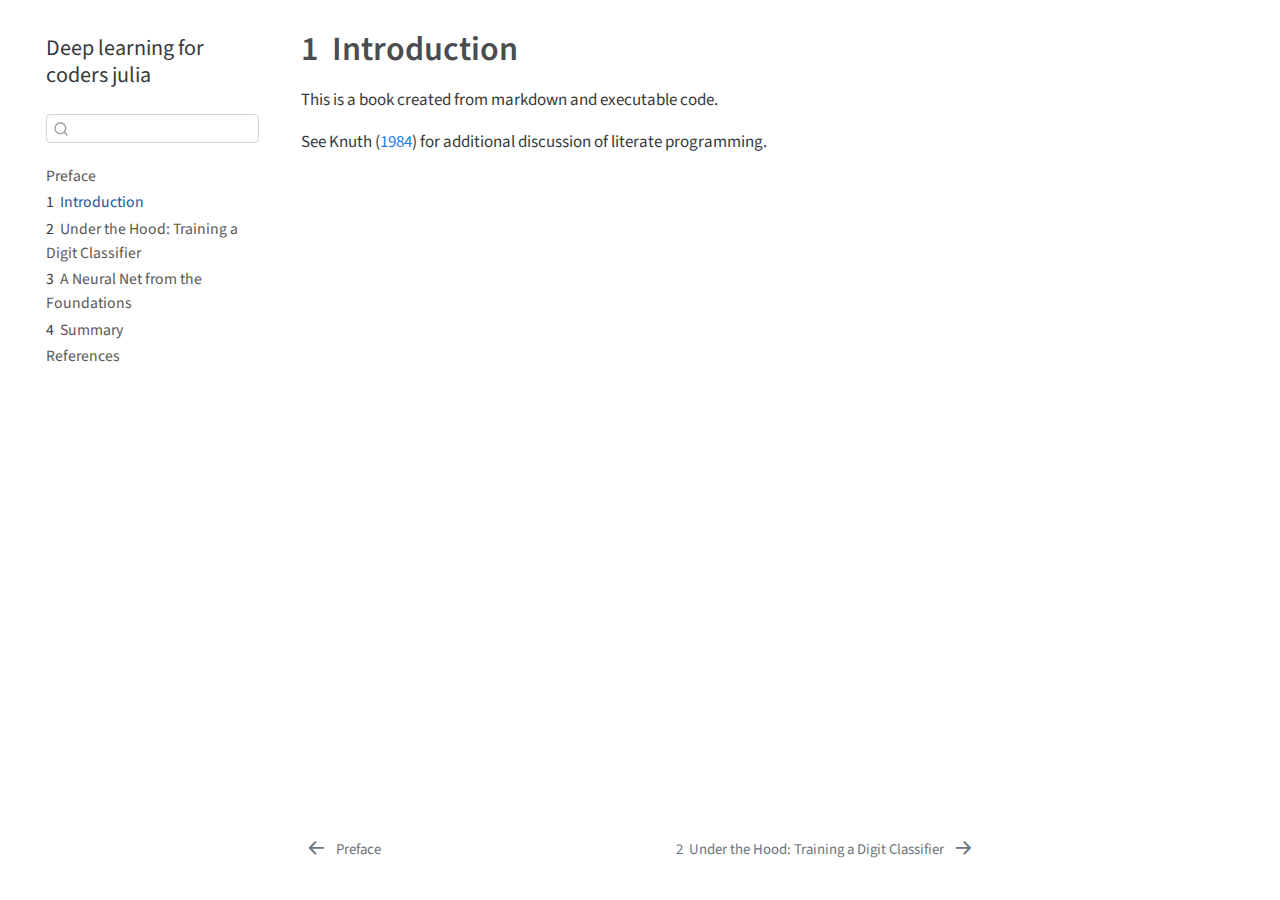
<file: Deep-learning-for-coders-julia/_book/intro.html>
<!DOCTYPE html>
<html xmlns="http://www.w3.org/1999/xhtml" lang="en" xml:lang="en"><head>

<meta charset="utf-8">
<meta name="generator" content="quarto-1.3.340">

<meta name="viewport" content="width=device-width, initial-scale=1.0, user-scalable=yes">


<title>Deep learning for coders julia - 1&nbsp; Introduction</title>
<style>
code{white-space: pre-wrap;}
span.smallcaps{font-variant: small-caps;}
div.columns{display: flex; gap: min(4vw, 1.5em);}
div.column{flex: auto; overflow-x: auto;}
div.hanging-indent{margin-left: 1.5em; text-indent: -1.5em;}
ul.task-list{list-style: none;}
ul.task-list li input[type="checkbox"] {
  width: 0.8em;
  margin: 0 0.8em 0.2em -1em; /* quarto-specific, see https://github.com/quarto-dev/quarto-cli/issues/4556 */ 
  vertical-align: middle;
}
/* CSS for citations */
div.csl-bib-body { }
div.csl-entry {
  clear: both;
}
.hanging-indent div.csl-entry {
  margin-left:2em;
  text-indent:-2em;
}
div.csl-left-margin {
  min-width:2em;
  float:left;
}
div.csl-right-inline {
  margin-left:2em;
  padding-left:1em;
}
div.csl-indent {
  margin-left: 2em;
}</style>


<script src="site_libs/quarto-nav/quarto-nav.js"></script>
<script src="site_libs/quarto-nav/headroom.min.js"></script>
<script src="site_libs/clipboard/clipboard.min.js"></script>
<script src="site_libs/quarto-search/autocomplete.umd.js"></script>
<script src="site_libs/quarto-search/fuse.min.js"></script>
<script src="site_libs/quarto-search/quarto-search.js"></script>
<meta name="quarto:offset" content="./">
<link href="./Chapter_4.html" rel="next">
<link href="./index.html" rel="prev">
<script src="site_libs/quarto-html/quarto.js"></script>
<script src="site_libs/quarto-html/popper.min.js"></script>
<script src="site_libs/quarto-html/tippy.umd.min.js"></script>
<script src="site_libs/quarto-html/anchor.min.js"></script>
<link href="site_libs/quarto-html/tippy.css" rel="stylesheet">
<link href="site_libs/quarto-html/quarto-syntax-highlighting.css" rel="stylesheet" id="quarto-text-highlighting-styles">
<script src="site_libs/bootstrap/bootstrap.min.js"></script>
<link href="site_libs/bootstrap/bootstrap-icons.css" rel="stylesheet">
<link href="site_libs/bootstrap/bootstrap.min.css" rel="stylesheet" id="quarto-bootstrap" data-mode="light">
<script id="quarto-search-options" type="application/json">{
  "location": "sidebar",
  "copy-button": false,
  "collapse-after": 3,
  "panel-placement": "start",
  "type": "textbox",
  "limit": 20,
  "language": {
    "search-no-results-text": "No results",
    "search-matching-documents-text": "matching documents",
    "search-copy-link-title": "Copy link to search",
    "search-hide-matches-text": "Hide additional matches",
    "search-more-match-text": "more match in this document",
    "search-more-matches-text": "more matches in this document",
    "search-clear-button-title": "Clear",
    "search-detached-cancel-button-title": "Cancel",
    "search-submit-button-title": "Submit"
  }
}</script>


</head>

<body class="nav-sidebar floating">

<div id="quarto-search-results"></div>
  <header id="quarto-header" class="headroom fixed-top">
  <nav class="quarto-secondary-nav">
    <div class="container-fluid d-flex">
      <button type="button" class="quarto-btn-toggle btn" data-bs-toggle="collapse" data-bs-target="#quarto-sidebar,#quarto-sidebar-glass" aria-controls="quarto-sidebar" aria-expanded="false" aria-label="Toggle sidebar navigation" onclick="if (window.quartoToggleHeadroom) { window.quartoToggleHeadroom(); }">
        <i class="bi bi-layout-text-sidebar-reverse"></i>
      </button>
      <nav class="quarto-page-breadcrumbs" aria-label="breadcrumb"><ol class="breadcrumb"><li class="breadcrumb-item"><a href="./intro.html"><span class="chapter-number">1</span>&nbsp; <span class="chapter-title">Introduction</span></a></li></ol></nav>
      <a class="flex-grow-1" role="button" data-bs-toggle="collapse" data-bs-target="#quarto-sidebar,#quarto-sidebar-glass" aria-controls="quarto-sidebar" aria-expanded="false" aria-label="Toggle sidebar navigation" onclick="if (window.quartoToggleHeadroom) { window.quartoToggleHeadroom(); }">      
      </a>
      <button type="button" class="btn quarto-search-button" aria-label="Search" onclick="window.quartoOpenSearch();">
        <i class="bi bi-search"></i>
      </button>
    </div>
  </nav>
</header>
<!-- content -->
<div id="quarto-content" class="quarto-container page-columns page-rows-contents page-layout-article">
<!-- sidebar -->
  <nav id="quarto-sidebar" class="sidebar collapse collapse-horizontal sidebar-navigation floating overflow-auto">
    <div class="pt-lg-2 mt-2 text-left sidebar-header">
    <div class="sidebar-title mb-0 py-0">
      <a href="./">Deep learning for coders julia</a> 
    </div>
      </div>
        <div class="mt-2 flex-shrink-0 align-items-center">
        <div class="sidebar-search">
        <div id="quarto-search" class="" title="Search"></div>
        </div>
        </div>
    <div class="sidebar-menu-container"> 
    <ul class="list-unstyled mt-1">
        <li class="sidebar-item">
  <div class="sidebar-item-container"> 
  <a href="./index.html" class="sidebar-item-text sidebar-link">
 <span class="menu-text">Preface</span></a>
  </div>
</li>
        <li class="sidebar-item">
  <div class="sidebar-item-container"> 
  <a href="./intro.html" class="sidebar-item-text sidebar-link active">
 <span class="menu-text"><span class="chapter-number">1</span>&nbsp; <span class="chapter-title">Introduction</span></span></a>
  </div>
</li>
        <li class="sidebar-item">
  <div class="sidebar-item-container"> 
  <a href="./Chapter_4.html" class="sidebar-item-text sidebar-link">
 <span class="menu-text"><span class="chapter-number">2</span>&nbsp; <span class="chapter-title">Under the Hood: Training a Digit Classifier</span></span></a>
  </div>
</li>
        <li class="sidebar-item">
  <div class="sidebar-item-container"> 
  <a href="./Chapter_17.html" class="sidebar-item-text sidebar-link">
 <span class="menu-text"><span class="chapter-number">3</span>&nbsp; <span class="chapter-title">A Neural Net from the Foundations</span></span></a>
  </div>
</li>
        <li class="sidebar-item">
  <div class="sidebar-item-container"> 
  <a href="./summary.html" class="sidebar-item-text sidebar-link">
 <span class="menu-text"><span class="chapter-number">4</span>&nbsp; <span class="chapter-title">Summary</span></span></a>
  </div>
</li>
        <li class="sidebar-item">
  <div class="sidebar-item-container"> 
  <a href="./references.html" class="sidebar-item-text sidebar-link">
 <span class="menu-text">References</span></a>
  </div>
</li>
    </ul>
    </div>
</nav>
<div id="quarto-sidebar-glass" data-bs-toggle="collapse" data-bs-target="#quarto-sidebar,#quarto-sidebar-glass"></div>
<!-- margin-sidebar -->
    <div id="quarto-margin-sidebar" class="sidebar margin-sidebar">
        
    </div>
<!-- main -->
<main class="content" id="quarto-document-content">

<header id="title-block-header" class="quarto-title-block default">
<div class="quarto-title">
<h1 class="title"><span class="chapter-number">1</span>&nbsp; <span class="chapter-title">Introduction</span></h1>
</div>



<div class="quarto-title-meta">

    
  
    
  </div>
  

</header>

<p>This is a book created from markdown and executable code.</p>
<p>See <span class="citation" data-cites="knuth84">Knuth (<a href="references.html#ref-knuth84" role="doc-biblioref">1984</a>)</span> for additional discussion of literate programming.</p>


<div id="refs" class="references csl-bib-body hanging-indent" role="list" style="display: none">
<div id="ref-knuth84" class="csl-entry" role="listitem">
Knuth, Donald E. 1984. <span>“Literate Programming.”</span> <em>Comput. J.</em> 27 (2): 97–111. <a href="https://doi.org/10.1093/comjnl/27.2.97">https://doi.org/10.1093/comjnl/27.2.97</a>.
</div>
</div>

</main> <!-- /main -->
<script id="quarto-html-after-body" type="application/javascript">
window.document.addEventListener("DOMContentLoaded", function (event) {
  const toggleBodyColorMode = (bsSheetEl) => {
    const mode = bsSheetEl.getAttribute("data-mode");
    const bodyEl = window.document.querySelector("body");
    if (mode === "dark") {
      bodyEl.classList.add("quarto-dark");
      bodyEl.classList.remove("quarto-light");
    } else {
      bodyEl.classList.add("quarto-light");
      bodyEl.classList.remove("quarto-dark");
    }
  }
  const toggleBodyColorPrimary = () => {
    const bsSheetEl = window.document.querySelector("link#quarto-bootstrap");
    if (bsSheetEl) {
      toggleBodyColorMode(bsSheetEl);
    }
  }
  toggleBodyColorPrimary();  
  const icon = "";
  const anchorJS = new window.AnchorJS();
  anchorJS.options = {
    placement: 'right',
    icon: icon
  };
  anchorJS.add('.anchored');
  const isCodeAnnotation = (el) => {
    for (const clz of el.classList) {
      if (clz.startsWith('code-annotation-')) {                     
        return true;
      }
    }
    return false;
  }
  const clipboard = new window.ClipboardJS('.code-copy-button', {
    text: function(trigger) {
      const codeEl = trigger.previousElementSibling.cloneNode(true);
      for (const childEl of codeEl.children) {
        if (isCodeAnnotation(childEl)) {
          childEl.remove();
        }
      }
      return codeEl.innerText;
    }
  });
  clipboard.on('success', function(e) {
    // button target
    const button = e.trigger;
    // don't keep focus
    button.blur();
    // flash "checked"
    button.classList.add('code-copy-button-checked');
    var currentTitle = button.getAttribute("title");
    button.setAttribute("title", "Copied!");
    let tooltip;
    if (window.bootstrap) {
      button.setAttribute("data-bs-toggle", "tooltip");
      button.setAttribute("data-bs-placement", "left");
      button.setAttribute("data-bs-title", "Copied!");
      tooltip = new bootstrap.Tooltip(button, 
        { trigger: "manual", 
          customClass: "code-copy-button-tooltip",
          offset: [0, -8]});
      tooltip.show();    
    }
    setTimeout(function() {
      if (tooltip) {
        tooltip.hide();
        button.removeAttribute("data-bs-title");
        button.removeAttribute("data-bs-toggle");
        button.removeAttribute("data-bs-placement");
      }
      button.setAttribute("title", currentTitle);
      button.classList.remove('code-copy-button-checked');
    }, 1000);
    // clear code selection
    e.clearSelection();
  });
  function tippyHover(el, contentFn) {
    const config = {
      allowHTML: true,
      content: contentFn,
      maxWidth: 500,
      delay: 100,
      arrow: false,
      appendTo: function(el) {
          return el.parentElement;
      },
      interactive: true,
      interactiveBorder: 10,
      theme: 'quarto',
      placement: 'bottom-start'
    };
    window.tippy(el, config); 
  }
  const noterefs = window.document.querySelectorAll('a[role="doc-noteref"]');
  for (var i=0; i<noterefs.length; i++) {
    const ref = noterefs[i];
    tippyHover(ref, function() {
      // use id or data attribute instead here
      let href = ref.getAttribute('data-footnote-href') || ref.getAttribute('href');
      try { href = new URL(href).hash; } catch {}
      const id = href.replace(/^#\/?/, "");
      const note = window.document.getElementById(id);
      return note.innerHTML;
    });
  }
      let selectedAnnoteEl;
      const selectorForAnnotation = ( cell, annotation) => {
        let cellAttr = 'data-code-cell="' + cell + '"';
        let lineAttr = 'data-code-annotation="' +  annotation + '"';
        const selector = 'span[' + cellAttr + '][' + lineAttr + ']';
        return selector;
      }
      const selectCodeLines = (annoteEl) => {
        const doc = window.document;
        const targetCell = annoteEl.getAttribute("data-target-cell");
        const targetAnnotation = annoteEl.getAttribute("data-target-annotation");
        const annoteSpan = window.document.querySelector(selectorForAnnotation(targetCell, targetAnnotation));
        const lines = annoteSpan.getAttribute("data-code-lines").split(",");
        const lineIds = lines.map((line) => {
          return targetCell + "-" + line;
        })
        let top = null;
        let height = null;
        let parent = null;
        if (lineIds.length > 0) {
            //compute the position of the single el (top and bottom and make a div)
            const el = window.document.getElementById(lineIds[0]);
            top = el.offsetTop;
            height = el.offsetHeight;
            parent = el.parentElement.parentElement;
          if (lineIds.length > 1) {
            const lastEl = window.document.getElementById(lineIds[lineIds.length - 1]);
            const bottom = lastEl.offsetTop + lastEl.offsetHeight;
            height = bottom - top;
          }
          if (top !== null && height !== null && parent !== null) {
            // cook up a div (if necessary) and position it 
            let div = window.document.getElementById("code-annotation-line-highlight");
            if (div === null) {
              div = window.document.createElement("div");
              div.setAttribute("id", "code-annotation-line-highlight");
              div.style.position = 'absolute';
              parent.appendChild(div);
            }
            div.style.top = top - 2 + "px";
            div.style.height = height + 4 + "px";
            let gutterDiv = window.document.getElementById("code-annotation-line-highlight-gutter");
            if (gutterDiv === null) {
              gutterDiv = window.document.createElement("div");
              gutterDiv.setAttribute("id", "code-annotation-line-highlight-gutter");
              gutterDiv.style.position = 'absolute';
              const codeCell = window.document.getElementById(targetCell);
              const gutter = codeCell.querySelector('.code-annotation-gutter');
              gutter.appendChild(gutterDiv);
            }
            gutterDiv.style.top = top - 2 + "px";
            gutterDiv.style.height = height + 4 + "px";
          }
          selectedAnnoteEl = annoteEl;
        }
      };
      const unselectCodeLines = () => {
        const elementsIds = ["code-annotation-line-highlight", "code-annotation-line-highlight-gutter"];
        elementsIds.forEach((elId) => {
          const div = window.document.getElementById(elId);
          if (div) {
            div.remove();
          }
        });
        selectedAnnoteEl = undefined;
      };
      // Attach click handler to the DT
      const annoteDls = window.document.querySelectorAll('dt[data-target-cell]');
      for (const annoteDlNode of annoteDls) {
        annoteDlNode.addEventListener('click', (event) => {
          const clickedEl = event.target;
          if (clickedEl !== selectedAnnoteEl) {
            unselectCodeLines();
            const activeEl = window.document.querySelector('dt[data-target-cell].code-annotation-active');
            if (activeEl) {
              activeEl.classList.remove('code-annotation-active');
            }
            selectCodeLines(clickedEl);
            clickedEl.classList.add('code-annotation-active');
          } else {
            // Unselect the line
            unselectCodeLines();
            clickedEl.classList.remove('code-annotation-active');
          }
        });
      }
  const findCites = (el) => {
    const parentEl = el.parentElement;
    if (parentEl) {
      const cites = parentEl.dataset.cites;
      if (cites) {
        return {
          el,
          cites: cites.split(' ')
        };
      } else {
        return findCites(el.parentElement)
      }
    } else {
      return undefined;
    }
  };
  var bibliorefs = window.document.querySelectorAll('a[role="doc-biblioref"]');
  for (var i=0; i<bibliorefs.length; i++) {
    const ref = bibliorefs[i];
    const citeInfo = findCites(ref);
    if (citeInfo) {
      tippyHover(citeInfo.el, function() {
        var popup = window.document.createElement('div');
        citeInfo.cites.forEach(function(cite) {
          var citeDiv = window.document.createElement('div');
          citeDiv.classList.add('hanging-indent');
          citeDiv.classList.add('csl-entry');
          var biblioDiv = window.document.getElementById('ref-' + cite);
          if (biblioDiv) {
            citeDiv.innerHTML = biblioDiv.innerHTML;
          }
          popup.appendChild(citeDiv);
        });
        return popup.innerHTML;
      });
    }
  }
});
</script>
<nav class="page-navigation">
  <div class="nav-page nav-page-previous">
      <a href="./index.html" class="pagination-link">
        <i class="bi bi-arrow-left-short"></i> <span class="nav-page-text">Preface</span>
      </a>          
  </div>
  <div class="nav-page nav-page-next">
      <a href="./Chapter_4.html" class="pagination-link">
        <span class="nav-page-text"><span class="chapter-number">2</span>&nbsp; <span class="chapter-title">Under the Hood: Training a Digit Classifier</span></span> <i class="bi bi-arrow-right-short"></i>
      </a>
  </div>
</nav>
</div> <!-- /content -->



</body></html>
</file>
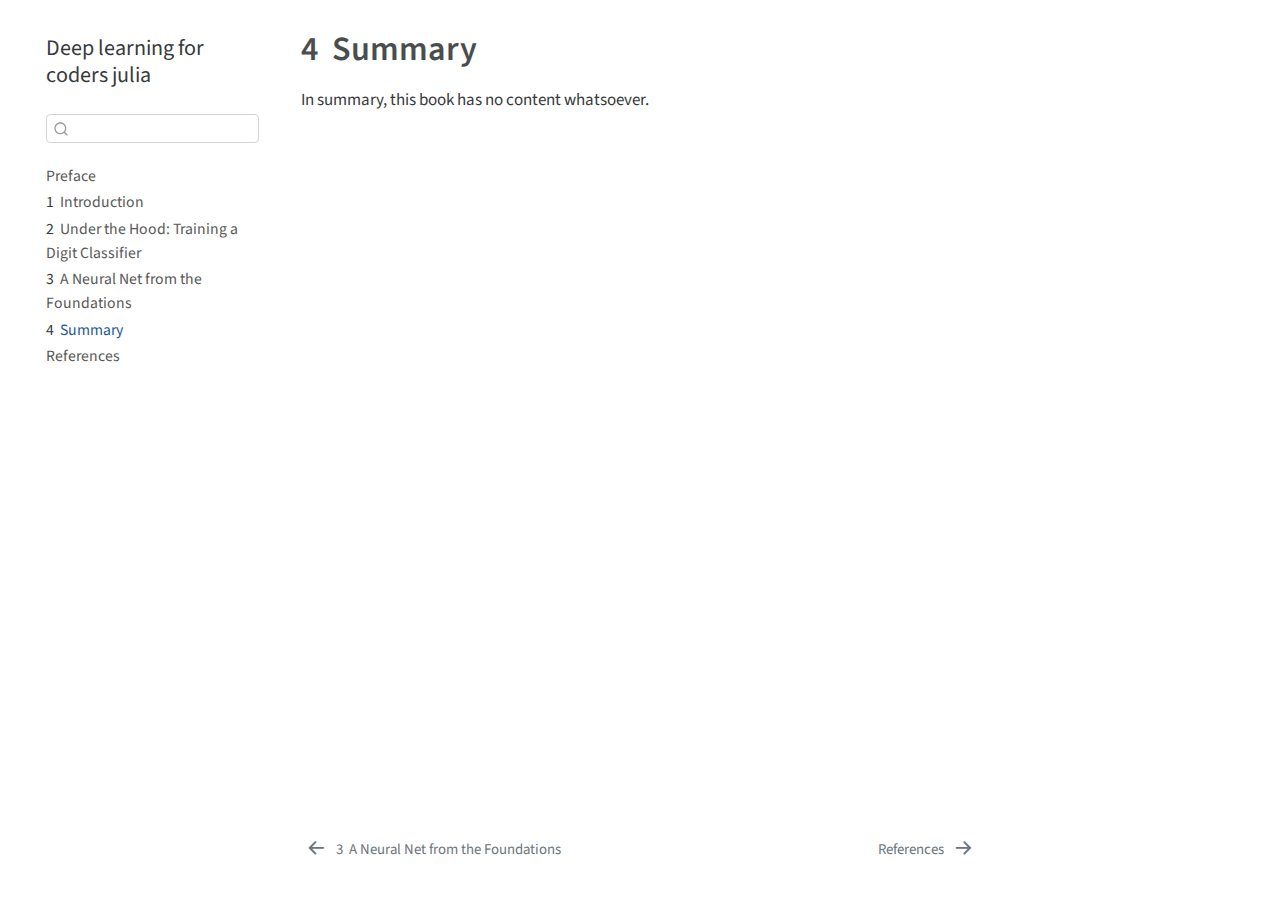
<file: Deep-learning-for-coders-julia/_book/summary.html>
<!DOCTYPE html>
<html xmlns="http://www.w3.org/1999/xhtml" lang="en" xml:lang="en"><head>

<meta charset="utf-8">
<meta name="generator" content="quarto-1.3.340">

<meta name="viewport" content="width=device-width, initial-scale=1.0, user-scalable=yes">


<title>Deep learning for coders julia - 4&nbsp; Summary</title>
<style>
code{white-space: pre-wrap;}
span.smallcaps{font-variant: small-caps;}
div.columns{display: flex; gap: min(4vw, 1.5em);}
div.column{flex: auto; overflow-x: auto;}
div.hanging-indent{margin-left: 1.5em; text-indent: -1.5em;}
ul.task-list{list-style: none;}
ul.task-list li input[type="checkbox"] {
  width: 0.8em;
  margin: 0 0.8em 0.2em -1em; /* quarto-specific, see https://github.com/quarto-dev/quarto-cli/issues/4556 */ 
  vertical-align: middle;
}
</style>


<script src="site_libs/quarto-nav/quarto-nav.js"></script>
<script src="site_libs/quarto-nav/headroom.min.js"></script>
<script src="site_libs/clipboard/clipboard.min.js"></script>
<script src="site_libs/quarto-search/autocomplete.umd.js"></script>
<script src="site_libs/quarto-search/fuse.min.js"></script>
<script src="site_libs/quarto-search/quarto-search.js"></script>
<meta name="quarto:offset" content="./">
<link href="./references.html" rel="next">
<link href="./Chapter_17.html" rel="prev">
<script src="site_libs/quarto-html/quarto.js"></script>
<script src="site_libs/quarto-html/popper.min.js"></script>
<script src="site_libs/quarto-html/tippy.umd.min.js"></script>
<script src="site_libs/quarto-html/anchor.min.js"></script>
<link href="site_libs/quarto-html/tippy.css" rel="stylesheet">
<link href="site_libs/quarto-html/quarto-syntax-highlighting.css" rel="stylesheet" id="quarto-text-highlighting-styles">
<script src="site_libs/bootstrap/bootstrap.min.js"></script>
<link href="site_libs/bootstrap/bootstrap-icons.css" rel="stylesheet">
<link href="site_libs/bootstrap/bootstrap.min.css" rel="stylesheet" id="quarto-bootstrap" data-mode="light">
<script id="quarto-search-options" type="application/json">{
  "location": "sidebar",
  "copy-button": false,
  "collapse-after": 3,
  "panel-placement": "start",
  "type": "textbox",
  "limit": 20,
  "language": {
    "search-no-results-text": "No results",
    "search-matching-documents-text": "matching documents",
    "search-copy-link-title": "Copy link to search",
    "search-hide-matches-text": "Hide additional matches",
    "search-more-match-text": "more match in this document",
    "search-more-matches-text": "more matches in this document",
    "search-clear-button-title": "Clear",
    "search-detached-cancel-button-title": "Cancel",
    "search-submit-button-title": "Submit"
  }
}</script>


</head>

<body class="nav-sidebar floating">

<div id="quarto-search-results"></div>
  <header id="quarto-header" class="headroom fixed-top">
  <nav class="quarto-secondary-nav">
    <div class="container-fluid d-flex">
      <button type="button" class="quarto-btn-toggle btn" data-bs-toggle="collapse" data-bs-target="#quarto-sidebar,#quarto-sidebar-glass" aria-controls="quarto-sidebar" aria-expanded="false" aria-label="Toggle sidebar navigation" onclick="if (window.quartoToggleHeadroom) { window.quartoToggleHeadroom(); }">
        <i class="bi bi-layout-text-sidebar-reverse"></i>
      </button>
      <nav class="quarto-page-breadcrumbs" aria-label="breadcrumb"><ol class="breadcrumb"><li class="breadcrumb-item"><a href="./summary.html"><span class="chapter-number">4</span>&nbsp; <span class="chapter-title">Summary</span></a></li></ol></nav>
      <a class="flex-grow-1" role="button" data-bs-toggle="collapse" data-bs-target="#quarto-sidebar,#quarto-sidebar-glass" aria-controls="quarto-sidebar" aria-expanded="false" aria-label="Toggle sidebar navigation" onclick="if (window.quartoToggleHeadroom) { window.quartoToggleHeadroom(); }">      
      </a>
      <button type="button" class="btn quarto-search-button" aria-label="Search" onclick="window.quartoOpenSearch();">
        <i class="bi bi-search"></i>
      </button>
    </div>
  </nav>
</header>
<!-- content -->
<div id="quarto-content" class="quarto-container page-columns page-rows-contents page-layout-article">
<!-- sidebar -->
  <nav id="quarto-sidebar" class="sidebar collapse collapse-horizontal sidebar-navigation floating overflow-auto">
    <div class="pt-lg-2 mt-2 text-left sidebar-header">
    <div class="sidebar-title mb-0 py-0">
      <a href="./">Deep learning for coders julia</a> 
    </div>
      </div>
        <div class="mt-2 flex-shrink-0 align-items-center">
        <div class="sidebar-search">
        <div id="quarto-search" class="" title="Search"></div>
        </div>
        </div>
    <div class="sidebar-menu-container"> 
    <ul class="list-unstyled mt-1">
        <li class="sidebar-item">
  <div class="sidebar-item-container"> 
  <a href="./index.html" class="sidebar-item-text sidebar-link">
 <span class="menu-text">Preface</span></a>
  </div>
</li>
        <li class="sidebar-item">
  <div class="sidebar-item-container"> 
  <a href="./intro.html" class="sidebar-item-text sidebar-link">
 <span class="menu-text"><span class="chapter-number">1</span>&nbsp; <span class="chapter-title">Introduction</span></span></a>
  </div>
</li>
        <li class="sidebar-item">
  <div class="sidebar-item-container"> 
  <a href="./Chapter_4.html" class="sidebar-item-text sidebar-link">
 <span class="menu-text"><span class="chapter-number">2</span>&nbsp; <span class="chapter-title">Under the Hood: Training a Digit Classifier</span></span></a>
  </div>
</li>
        <li class="sidebar-item">
  <div class="sidebar-item-container"> 
  <a href="./Chapter_17.html" class="sidebar-item-text sidebar-link">
 <span class="menu-text"><span class="chapter-number">3</span>&nbsp; <span class="chapter-title">A Neural Net from the Foundations</span></span></a>
  </div>
</li>
        <li class="sidebar-item">
  <div class="sidebar-item-container"> 
  <a href="./summary.html" class="sidebar-item-text sidebar-link active">
 <span class="menu-text"><span class="chapter-number">4</span>&nbsp; <span class="chapter-title">Summary</span></span></a>
  </div>
</li>
        <li class="sidebar-item">
  <div class="sidebar-item-container"> 
  <a href="./references.html" class="sidebar-item-text sidebar-link">
 <span class="menu-text">References</span></a>
  </div>
</li>
    </ul>
    </div>
</nav>
<div id="quarto-sidebar-glass" data-bs-toggle="collapse" data-bs-target="#quarto-sidebar,#quarto-sidebar-glass"></div>
<!-- margin-sidebar -->
    <div id="quarto-margin-sidebar" class="sidebar margin-sidebar">
        
    </div>
<!-- main -->
<main class="content" id="quarto-document-content">

<header id="title-block-header" class="quarto-title-block default">
<div class="quarto-title">
<h1 class="title"><span class="chapter-number">4</span>&nbsp; <span class="chapter-title">Summary</span></h1>
</div>



<div class="quarto-title-meta">

    
  
    
  </div>
  

</header>

<p>In summary, this book has no content whatsoever.</p>



</main> <!-- /main -->
<script id="quarto-html-after-body" type="application/javascript">
window.document.addEventListener("DOMContentLoaded", function (event) {
  const toggleBodyColorMode = (bsSheetEl) => {
    const mode = bsSheetEl.getAttribute("data-mode");
    const bodyEl = window.document.querySelector("body");
    if (mode === "dark") {
      bodyEl.classList.add("quarto-dark");
      bodyEl.classList.remove("quarto-light");
    } else {
      bodyEl.classList.add("quarto-light");
      bodyEl.classList.remove("quarto-dark");
    }
  }
  const toggleBodyColorPrimary = () => {
    const bsSheetEl = window.document.querySelector("link#quarto-bootstrap");
    if (bsSheetEl) {
      toggleBodyColorMode(bsSheetEl);
    }
  }
  toggleBodyColorPrimary();  
  const icon = "";
  const anchorJS = new window.AnchorJS();
  anchorJS.options = {
    placement: 'right',
    icon: icon
  };
  anchorJS.add('.anchored');
  const isCodeAnnotation = (el) => {
    for (const clz of el.classList) {
      if (clz.startsWith('code-annotation-')) {                     
        return true;
      }
    }
    return false;
  }
  const clipboard = new window.ClipboardJS('.code-copy-button', {
    text: function(trigger) {
      const codeEl = trigger.previousElementSibling.cloneNode(true);
      for (const childEl of codeEl.children) {
        if (isCodeAnnotation(childEl)) {
          childEl.remove();
        }
      }
      return codeEl.innerText;
    }
  });
  clipboard.on('success', function(e) {
    // button target
    const button = e.trigger;
    // don't keep focus
    button.blur();
    // flash "checked"
    button.classList.add('code-copy-button-checked');
    var currentTitle = button.getAttribute("title");
    button.setAttribute("title", "Copied!");
    let tooltip;
    if (window.bootstrap) {
      button.setAttribute("data-bs-toggle", "tooltip");
      button.setAttribute("data-bs-placement", "left");
      button.setAttribute("data-bs-title", "Copied!");
      tooltip = new bootstrap.Tooltip(button, 
        { trigger: "manual", 
          customClass: "code-copy-button-tooltip",
          offset: [0, -8]});
      tooltip.show();    
    }
    setTimeout(function() {
      if (tooltip) {
        tooltip.hide();
        button.removeAttribute("data-bs-title");
        button.removeAttribute("data-bs-toggle");
        button.removeAttribute("data-bs-placement");
      }
      button.setAttribute("title", currentTitle);
      button.classList.remove('code-copy-button-checked');
    }, 1000);
    // clear code selection
    e.clearSelection();
  });
  function tippyHover(el, contentFn) {
    const config = {
      allowHTML: true,
      content: contentFn,
      maxWidth: 500,
      delay: 100,
      arrow: false,
      appendTo: function(el) {
          return el.parentElement;
      },
      interactive: true,
      interactiveBorder: 10,
      theme: 'quarto',
      placement: 'bottom-start'
    };
    window.tippy(el, config); 
  }
  const noterefs = window.document.querySelectorAll('a[role="doc-noteref"]');
  for (var i=0; i<noterefs.length; i++) {
    const ref = noterefs[i];
    tippyHover(ref, function() {
      // use id or data attribute instead here
      let href = ref.getAttribute('data-footnote-href') || ref.getAttribute('href');
      try { href = new URL(href).hash; } catch {}
      const id = href.replace(/^#\/?/, "");
      const note = window.document.getElementById(id);
      return note.innerHTML;
    });
  }
      let selectedAnnoteEl;
      const selectorForAnnotation = ( cell, annotation) => {
        let cellAttr = 'data-code-cell="' + cell + '"';
        let lineAttr = 'data-code-annotation="' +  annotation + '"';
        const selector = 'span[' + cellAttr + '][' + lineAttr + ']';
        return selector;
      }
      const selectCodeLines = (annoteEl) => {
        const doc = window.document;
        const targetCell = annoteEl.getAttribute("data-target-cell");
        const targetAnnotation = annoteEl.getAttribute("data-target-annotation");
        const annoteSpan = window.document.querySelector(selectorForAnnotation(targetCell, targetAnnotation));
        const lines = annoteSpan.getAttribute("data-code-lines").split(",");
        const lineIds = lines.map((line) => {
          return targetCell + "-" + line;
        })
        let top = null;
        let height = null;
        let parent = null;
        if (lineIds.length > 0) {
            //compute the position of the single el (top and bottom and make a div)
            const el = window.document.getElementById(lineIds[0]);
            top = el.offsetTop;
            height = el.offsetHeight;
            parent = el.parentElement.parentElement;
          if (lineIds.length > 1) {
            const lastEl = window.document.getElementById(lineIds[lineIds.length - 1]);
            const bottom = lastEl.offsetTop + lastEl.offsetHeight;
            height = bottom - top;
          }
          if (top !== null && height !== null && parent !== null) {
            // cook up a div (if necessary) and position it 
            let div = window.document.getElementById("code-annotation-line-highlight");
            if (div === null) {
              div = window.document.createElement("div");
              div.setAttribute("id", "code-annotation-line-highlight");
              div.style.position = 'absolute';
              parent.appendChild(div);
            }
            div.style.top = top - 2 + "px";
            div.style.height = height + 4 + "px";
            let gutterDiv = window.document.getElementById("code-annotation-line-highlight-gutter");
            if (gutterDiv === null) {
              gutterDiv = window.document.createElement("div");
              gutterDiv.setAttribute("id", "code-annotation-line-highlight-gutter");
              gutterDiv.style.position = 'absolute';
              const codeCell = window.document.getElementById(targetCell);
              const gutter = codeCell.querySelector('.code-annotation-gutter');
              gutter.appendChild(gutterDiv);
            }
            gutterDiv.style.top = top - 2 + "px";
            gutterDiv.style.height = height + 4 + "px";
          }
          selectedAnnoteEl = annoteEl;
        }
      };
      const unselectCodeLines = () => {
        const elementsIds = ["code-annotation-line-highlight", "code-annotation-line-highlight-gutter"];
        elementsIds.forEach((elId) => {
          const div = window.document.getElementById(elId);
          if (div) {
            div.remove();
          }
        });
        selectedAnnoteEl = undefined;
      };
      // Attach click handler to the DT
      const annoteDls = window.document.querySelectorAll('dt[data-target-cell]');
      for (const annoteDlNode of annoteDls) {
        annoteDlNode.addEventListener('click', (event) => {
          const clickedEl = event.target;
          if (clickedEl !== selectedAnnoteEl) {
            unselectCodeLines();
            const activeEl = window.document.querySelector('dt[data-target-cell].code-annotation-active');
            if (activeEl) {
              activeEl.classList.remove('code-annotation-active');
            }
            selectCodeLines(clickedEl);
            clickedEl.classList.add('code-annotation-active');
          } else {
            // Unselect the line
            unselectCodeLines();
            clickedEl.classList.remove('code-annotation-active');
          }
        });
      }
  const findCites = (el) => {
    const parentEl = el.parentElement;
    if (parentEl) {
      const cites = parentEl.dataset.cites;
      if (cites) {
        return {
          el,
          cites: cites.split(' ')
        };
      } else {
        return findCites(el.parentElement)
      }
    } else {
      return undefined;
    }
  };
  var bibliorefs = window.document.querySelectorAll('a[role="doc-biblioref"]');
  for (var i=0; i<bibliorefs.length; i++) {
    const ref = bibliorefs[i];
    const citeInfo = findCites(ref);
    if (citeInfo) {
      tippyHover(citeInfo.el, function() {
        var popup = window.document.createElement('div');
        citeInfo.cites.forEach(function(cite) {
          var citeDiv = window.document.createElement('div');
          citeDiv.classList.add('hanging-indent');
          citeDiv.classList.add('csl-entry');
          var biblioDiv = window.document.getElementById('ref-' + cite);
          if (biblioDiv) {
            citeDiv.innerHTML = biblioDiv.innerHTML;
          }
          popup.appendChild(citeDiv);
        });
        return popup.innerHTML;
      });
    }
  }
});
</script>
<nav class="page-navigation">
  <div class="nav-page nav-page-previous">
      <a href="./Chapter_17.html" class="pagination-link">
        <i class="bi bi-arrow-left-short"></i> <span class="nav-page-text"><span class="chapter-number">3</span>&nbsp; <span class="chapter-title">A Neural Net from the Foundations</span></span>
      </a>          
  </div>
  <div class="nav-page nav-page-next">
      <a href="./references.html" class="pagination-link">
        <span class="nav-page-text">References</span> <i class="bi bi-arrow-right-short"></i>
      </a>
  </div>
</nav>
</div> <!-- /content -->



</body></html>
</file>
<file: Deep-learning-for-coders-julia/site_libs/quarto-html/tippy.css>
.tippy-box[data-animation=fade][data-state=hidden]{opacity:0}[data-tippy-root]{max-width:calc(100vw - 10px)}.tippy-box{position:relative;background-color:#333;color:#fff;border-radius:4px;font-size:14px;line-height:1.4;white-space:normal;outline:0;transition-property:transform,visibility,opacity}.tippy-box[data-placement^=top]>.tippy-arrow{bottom:0}.tippy-box[data-placement^=top]>.tippy-arrow:before{bottom:-7px;left:0;border-width:8px 8px 0;border-top-color:initial;transform-origin:center top}.tippy-box[data-placement^=bottom]>.tippy-arrow{top:0}.tippy-box[data-placement^=bottom]>.tippy-arrow:before{top:-7px;left:0;border-width:0 8px 8px;border-bottom-color:initial;transform-origin:center bottom}.tippy-box[data-placement^=left]>.tippy-arrow{right:0}.tippy-box[data-placement^=left]>.tippy-arrow:before{border-width:8px 0 8px 8px;border-left-color:initial;right:-7px;transform-origin:center left}.tippy-box[data-placement^=right]>.tippy-arrow{left:0}.tippy-box[data-placement^=right]>.tippy-arrow:before{left:-7px;border-width:8px 8px 8px 0;border-right-color:initial;transform-origin:center right}.tippy-box[data-inertia][data-state=visible]{transition-timing-function:cubic-bezier(.54,1.5,.38,1.11)}.tippy-arrow{width:16px;height:16px;color:#333}.tippy-arrow:before{content:"";position:absolute;border-color:transparent;border-style:solid}.tippy-content{position:relative;padding:5px 9px;z-index:1}
</file>
<file: Deep-learning-for-coders-julia/site_libs/quarto-html/quarto-syntax-highlighting.css>
/* quarto syntax highlight colors */
:root {
  --quarto-hl-ot-color: #003B4F;
  --quarto-hl-at-color: #657422;
  --quarto-hl-ss-color: #20794D;
  --quarto-hl-an-color: #5E5E5E;
  --quarto-hl-fu-color: #4758AB;
  --quarto-hl-st-color: #20794D;
  --quarto-hl-cf-color: #003B4F;
  --quarto-hl-op-color: #5E5E5E;
  --quarto-hl-er-color: #AD0000;
  --quarto-hl-bn-color: #AD0000;
  --quarto-hl-al-color: #AD0000;
  --quarto-hl-va-color: #111111;
  --quarto-hl-bu-color: inherit;
  --quarto-hl-ex-color: inherit;
  --quarto-hl-pp-color: #AD0000;
  --quarto-hl-in-color: #5E5E5E;
  --quarto-hl-vs-color: #20794D;
  --quarto-hl-wa-color: #5E5E5E;
  --quarto-hl-do-color: #5E5E5E;
  --quarto-hl-im-color: #00769E;
  --quarto-hl-ch-color: #20794D;
  --quarto-hl-dt-color: #AD0000;
  --quarto-hl-fl-color: #AD0000;
  --quarto-hl-co-color: #5E5E5E;
  --quarto-hl-cv-color: #5E5E5E;
  --quarto-hl-cn-color: #8f5902;
  --quarto-hl-sc-color: #5E5E5E;
  --quarto-hl-dv-color: #AD0000;
  --quarto-hl-kw-color: #003B4F;
}

/* other quarto variables */
:root {
  --quarto-font-monospace: SFMono-Regular, Menlo, Monaco, Consolas, "Liberation Mono", "Courier New", monospace;
}

pre > code.sourceCode > span {
  color: #003B4F;
}

code span {
  color: #003B4F;
}

code.sourceCode > span {
  color: #003B4F;
}

div.sourceCode,
div.sourceCode pre.sourceCode {
  color: #003B4F;
}

code span.ot {
  color: #003B4F;
  font-style: inherit;
}

code span.at {
  color: #657422;
  font-style: inherit;
}

code span.ss {
  color: #20794D;
  font-style: inherit;
}

code span.an {
  color: #5E5E5E;
  font-style: inherit;
}

code span.fu {
  color: #4758AB;
  font-style: inherit;
}

code span.st {
  color: #20794D;
  font-style: inherit;
}

code span.cf {
  color: #003B4F;
  font-style: inherit;
}

code span.op {
  color: #5E5E5E;
  font-style: inherit;
}

code span.er {
  color: #AD0000;
  font-style: inherit;
}

code span.bn {
  color: #AD0000;
  font-style: inherit;
}

code span.al {
  color: #AD0000;
  font-style: inherit;
}

code span.va {
  color: #111111;
  font-style: inherit;
}

code span.bu {
  font-style: inherit;
}

code span.ex {
  font-style: inherit;
}

code span.pp {
  color: #AD0000;
  font-style: inherit;
}

code span.in {
  color: #5E5E5E;
  font-style: inherit;
}

code span.vs {
  color: #20794D;
  font-style: inherit;
}

code span.wa {
  color: #5E5E5E;
  font-style: italic;
}

code span.do {
  color: #5E5E5E;
  font-style: italic;
}

code span.im {
  color: #00769E;
  font-style: inherit;
}

code span.ch {
  color: #20794D;
  font-style: inherit;
}

code span.dt {
  color: #AD0000;
  font-style: inherit;
}

code span.fl {
  color: #AD0000;
  font-style: inherit;
}

code span.co {
  color: #5E5E5E;
  font-style: inherit;
}

code span.cv {
  color: #5E5E5E;
  font-style: italic;
}

code span.cn {
  color: #8f5902;
  font-style: inherit;
}

code span.sc {
  color: #5E5E5E;
  font-style: inherit;
}

code span.dv {
  color: #AD0000;
  font-style: inherit;
}

code span.kw {
  color: #003B4F;
  font-style: inherit;
}

.prevent-inlining {
  content: "</";
}

/*# sourceMappingURL=debc5d5d77c3f9108843748ff7464032.css.map */
</file>
<file: Deep-learning-for-coders-julia/_book/site_libs/quarto-html/tippy.css>
.tippy-box[data-animation=fade][data-state=hidden]{opacity:0}[data-tippy-root]{max-width:calc(100vw - 10px)}.tippy-box{position:relative;background-color:#333;color:#fff;border-radius:4px;font-size:14px;line-height:1.4;white-space:normal;outline:0;transition-property:transform,visibility,opacity}.tippy-box[data-placement^=top]>.tippy-arrow{bottom:0}.tippy-box[data-placement^=top]>.tippy-arrow:before{bottom:-7px;left:0;border-width:8px 8px 0;border-top-color:initial;transform-origin:center top}.tippy-box[data-placement^=bottom]>.tippy-arrow{top:0}.tippy-box[data-placement^=bottom]>.tippy-arrow:before{top:-7px;left:0;border-width:0 8px 8px;border-bottom-color:initial;transform-origin:center bottom}.tippy-box[data-placement^=left]>.tippy-arrow{right:0}.tippy-box[data-placement^=left]>.tippy-arrow:before{border-width:8px 0 8px 8px;border-left-color:initial;right:-7px;transform-origin:center left}.tippy-box[data-placement^=right]>.tippy-arrow{left:0}.tippy-box[data-placement^=right]>.tippy-arrow:before{left:-7px;border-width:8px 8px 8px 0;border-right-color:initial;transform-origin:center right}.tippy-box[data-inertia][data-state=visible]{transition-timing-function:cubic-bezier(.54,1.5,.38,1.11)}.tippy-arrow{width:16px;height:16px;color:#333}.tippy-arrow:before{content:"";position:absolute;border-color:transparent;border-style:solid}.tippy-content{position:relative;padding:5px 9px;z-index:1}
</file>
<file: Deep-learning-for-coders-julia/_book/site_libs/quarto-html/quarto-syntax-highlighting.css>
/* quarto syntax highlight colors */
:root {
  --quarto-hl-ot-color: #003B4F;
  --quarto-hl-at-color: #657422;
  --quarto-hl-ss-color: #20794D;
  --quarto-hl-an-color: #5E5E5E;
  --quarto-hl-fu-color: #4758AB;
  --quarto-hl-st-color: #20794D;
  --quarto-hl-cf-color: #003B4F;
  --quarto-hl-op-color: #5E5E5E;
  --quarto-hl-er-color: #AD0000;
  --quarto-hl-bn-color: #AD0000;
  --quarto-hl-al-color: #AD0000;
  --quarto-hl-va-color: #111111;
  --quarto-hl-bu-color: inherit;
  --quarto-hl-ex-color: inherit;
  --quarto-hl-pp-color: #AD0000;
  --quarto-hl-in-color: #5E5E5E;
  --quarto-hl-vs-color: #20794D;
  --quarto-hl-wa-color: #5E5E5E;
  --quarto-hl-do-color: #5E5E5E;
  --quarto-hl-im-color: #00769E;
  --quarto-hl-ch-color: #20794D;
  --quarto-hl-dt-color: #AD0000;
  --quarto-hl-fl-color: #AD0000;
  --quarto-hl-co-color: #5E5E5E;
  --quarto-hl-cv-color: #5E5E5E;
  --quarto-hl-cn-color: #8f5902;
  --quarto-hl-sc-color: #5E5E5E;
  --quarto-hl-dv-color: #AD0000;
  --quarto-hl-kw-color: #003B4F;
}

/* other quarto variables */
:root {
  --quarto-font-monospace: SFMono-Regular, Menlo, Monaco, Consolas, "Liberation Mono", "Courier New", monospace;
}

pre > code.sourceCode > span {
  color: #003B4F;
}

code span {
  color: #003B4F;
}

code.sourceCode > span {
  color: #003B4F;
}

div.sourceCode,
div.sourceCode pre.sourceCode {
  color: #003B4F;
}

code span.ot {
  color: #003B4F;
  font-style: inherit;
}

code span.at {
  color: #657422;
  font-style: inherit;
}

code span.ss {
  color: #20794D;
  font-style: inherit;
}

code span.an {
  color: #5E5E5E;
  font-style: inherit;
}

code span.fu {
  color: #4758AB;
  font-style: inherit;
}

code span.st {
  color: #20794D;
  font-style: inherit;
}

code span.cf {
  color: #003B4F;
  font-style: inherit;
}

code span.op {
  color: #5E5E5E;
  font-style: inherit;
}

code span.er {
  color: #AD0000;
  font-style: inherit;
}

code span.bn {
  color: #AD0000;
  font-style: inherit;
}

code span.al {
  color: #AD0000;
  font-style: inherit;
}

code span.va {
  color: #111111;
  font-style: inherit;
}

code span.bu {
  font-style: inherit;
}

code span.ex {
  font-style: inherit;
}

code span.pp {
  color: #AD0000;
  font-style: inherit;
}

code span.in {
  color: #5E5E5E;
  font-style: inherit;
}

code span.vs {
  color: #20794D;
  font-style: inherit;
}

code span.wa {
  color: #5E5E5E;
  font-style: italic;
}

code span.do {
  color: #5E5E5E;
  font-style: italic;
}

code span.im {
  color: #00769E;
  font-style: inherit;
}

code span.ch {
  color: #20794D;
  font-style: inherit;
}

code span.dt {
  color: #AD0000;
  font-style: inherit;
}

code span.fl {
  color: #AD0000;
  font-style: inherit;
}

code span.co {
  color: #5E5E5E;
  font-style: inherit;
}

code span.cv {
  color: #5E5E5E;
  font-style: italic;
}

code span.cn {
  color: #8f5902;
  font-style: inherit;
}

code span.sc {
  color: #5E5E5E;
  font-style: inherit;
}

code span.dv {
  color: #AD0000;
  font-style: inherit;
}

code span.kw {
  color: #003B4F;
  font-style: inherit;
}

.prevent-inlining {
  content: "</";
}

/*# sourceMappingURL=debc5d5d77c3f9108843748ff7464032.css.map */
</file>
